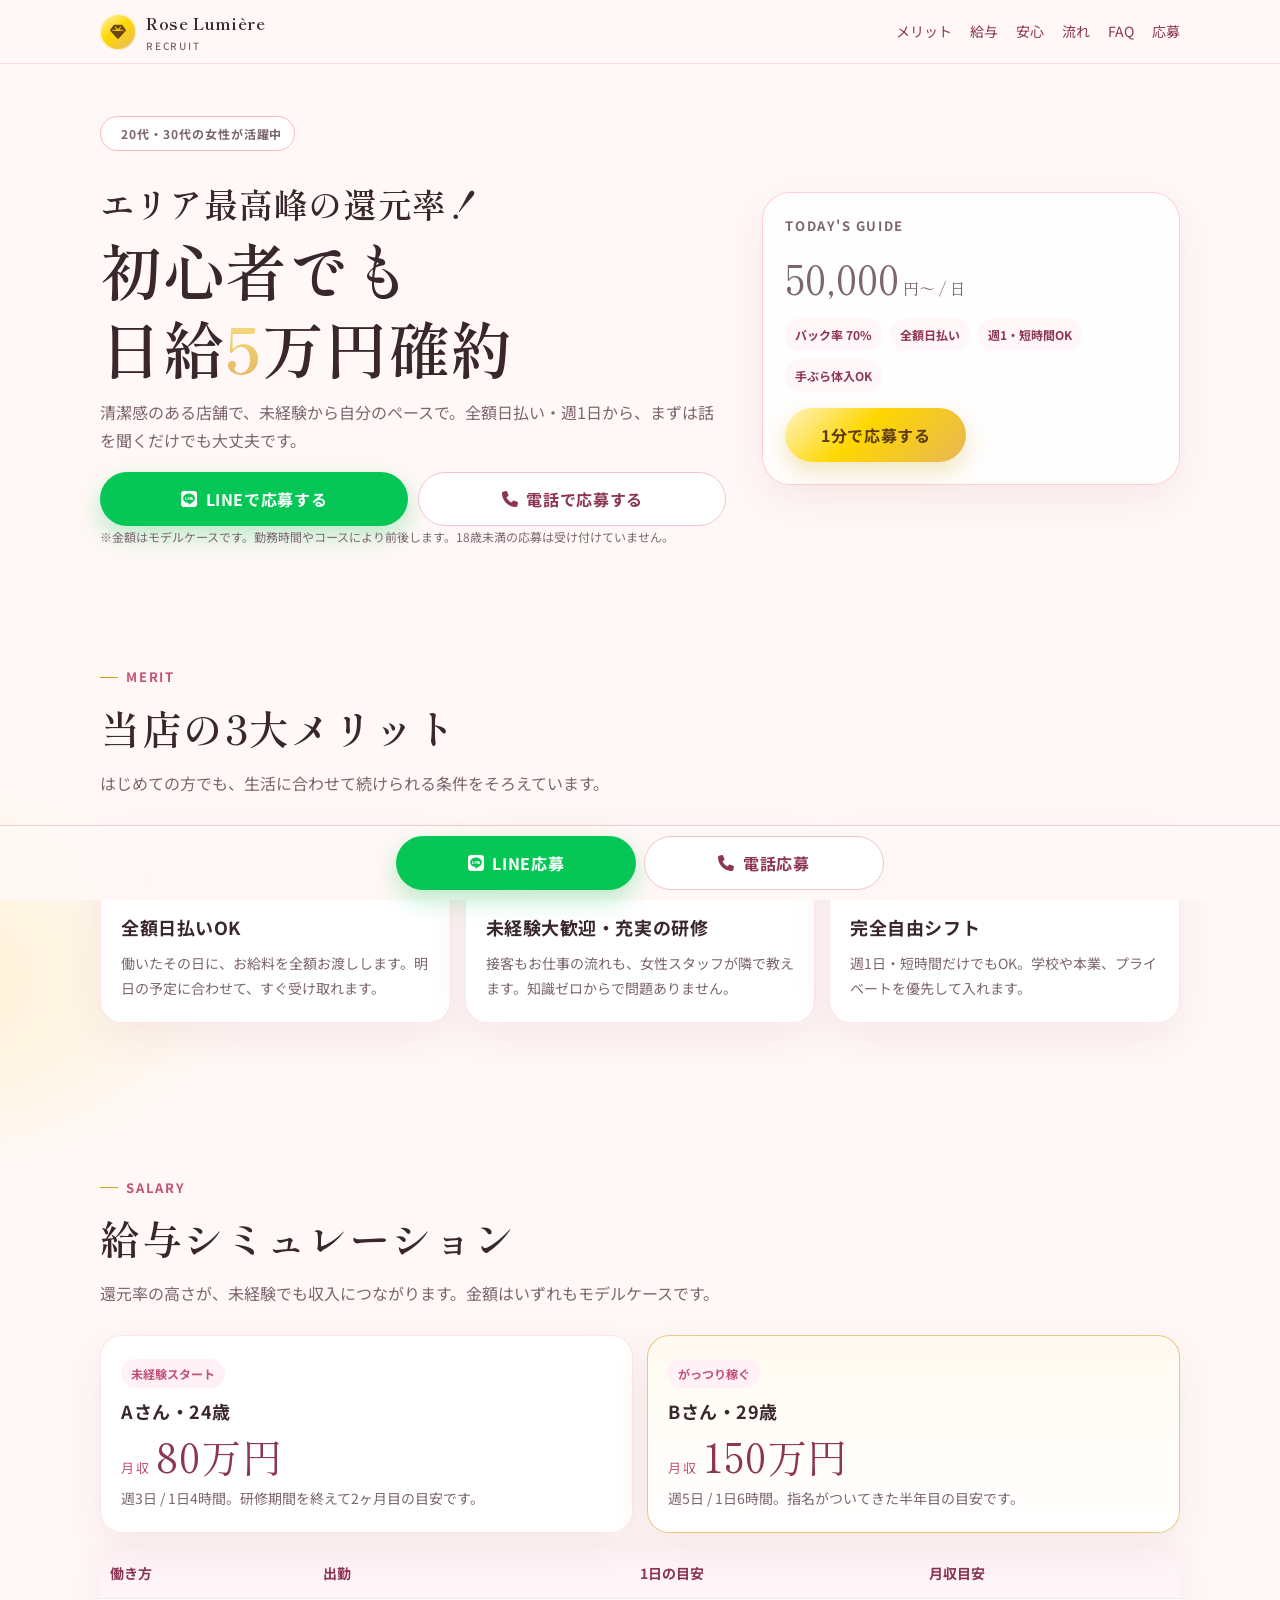
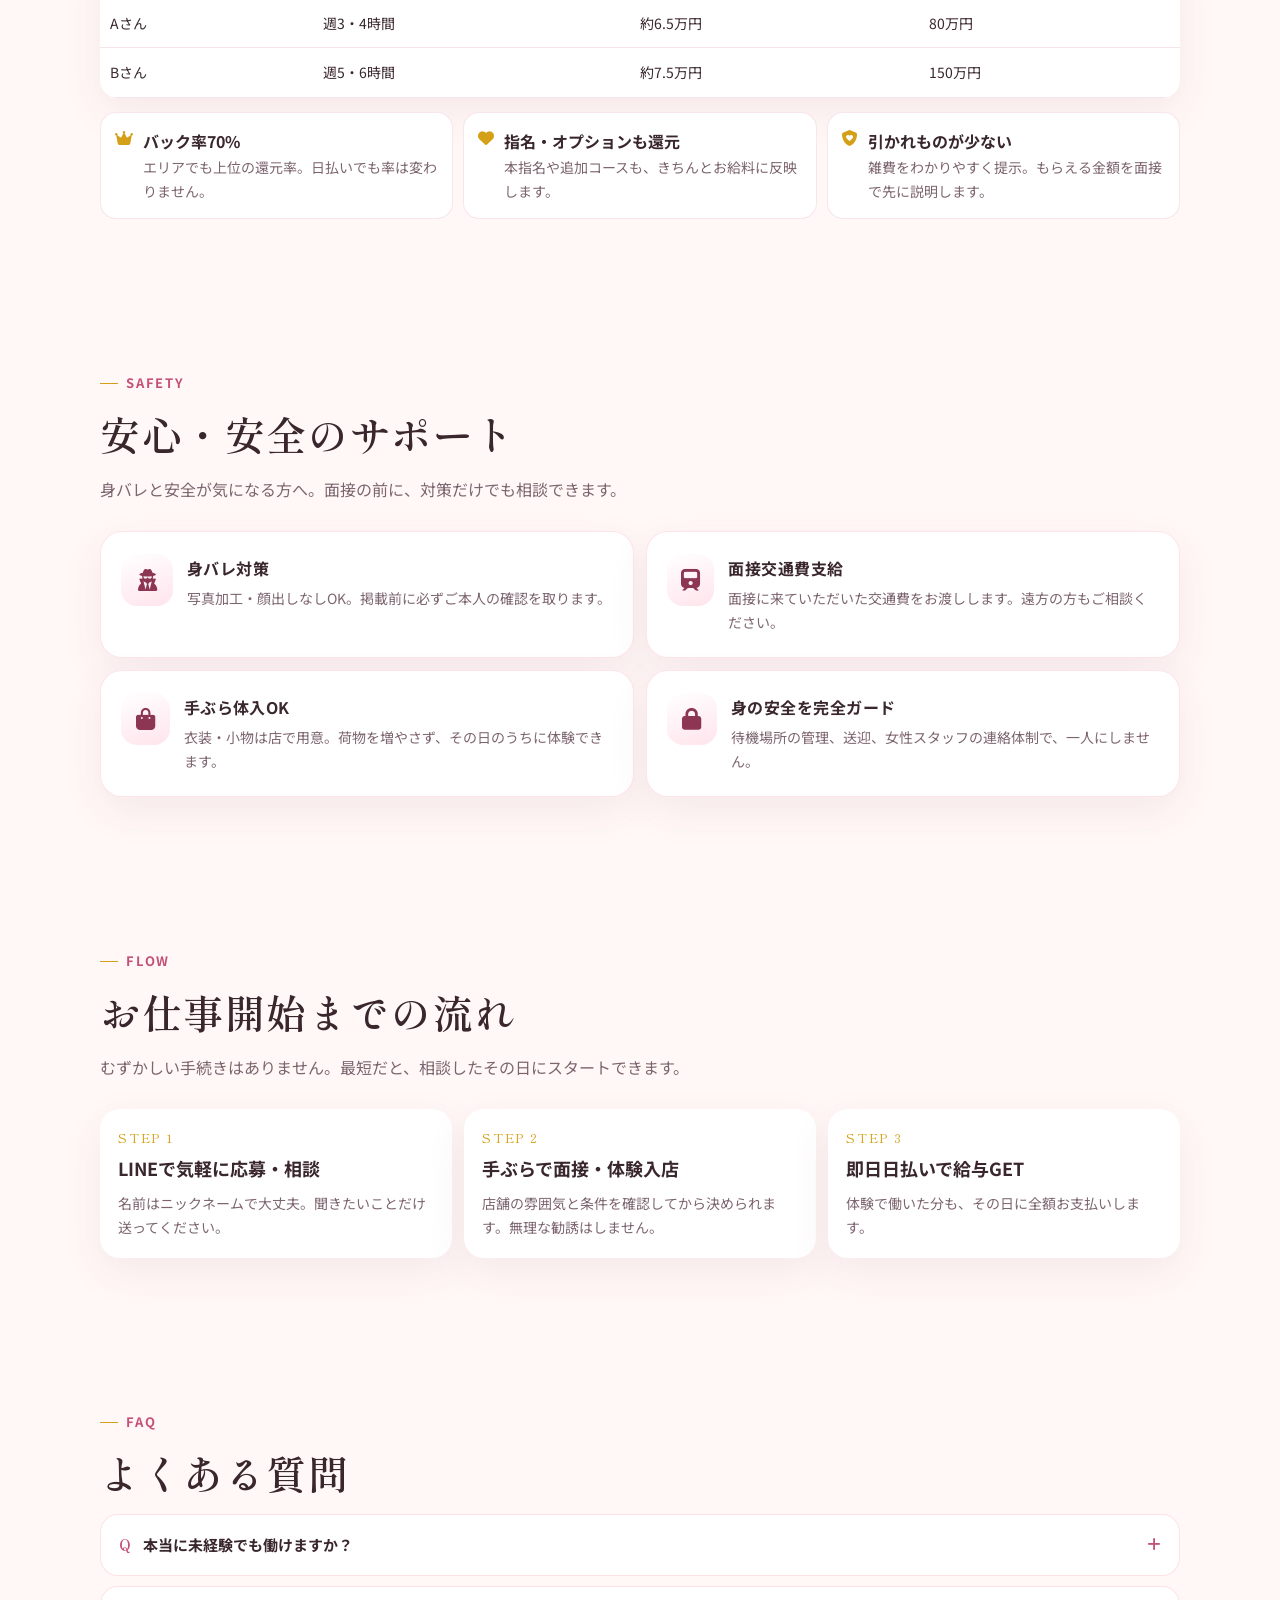
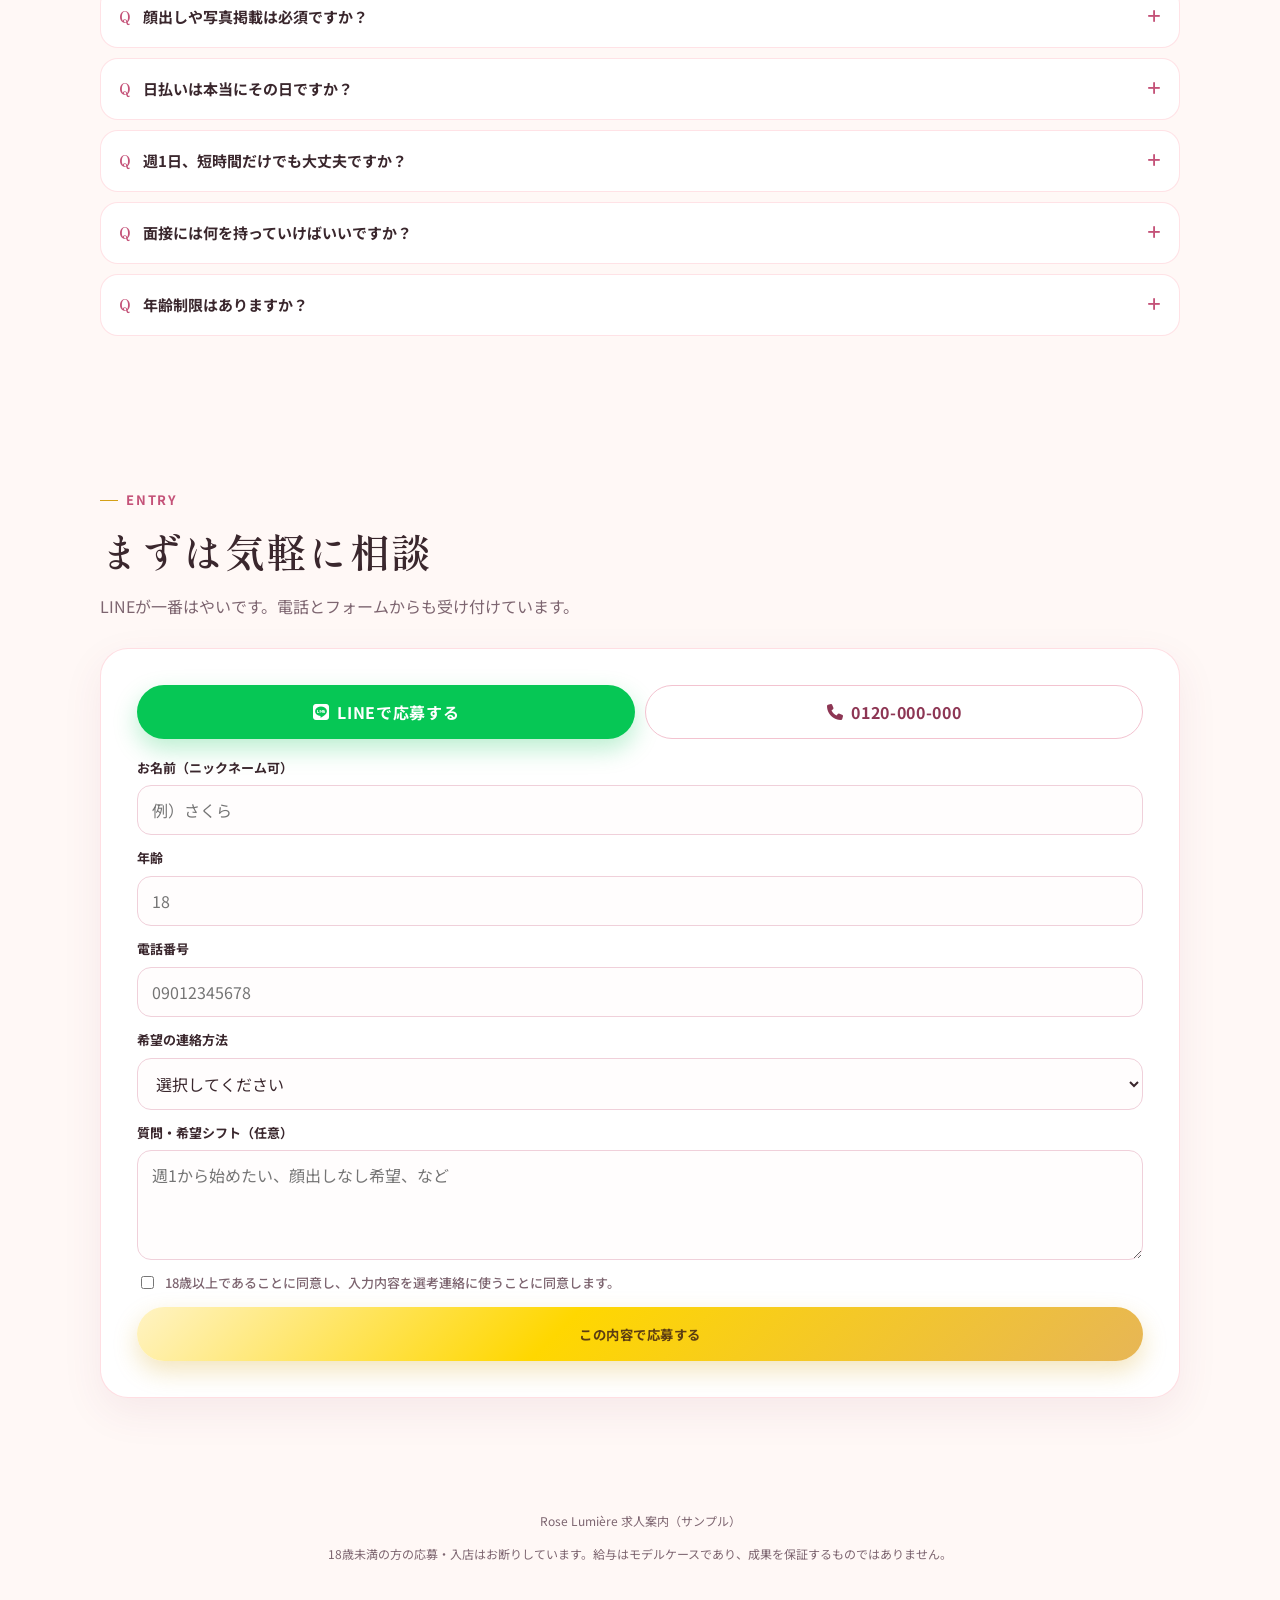
<file: recruit-lp/index.html>
<!DOCTYPE html>
<html lang="ja">
<head>
  <meta charset="UTF-8">
  <meta name="viewport" content="width=device-width, initial-scale=1">
  <meta name="theme-color" content="#FFF8F6">
  <meta name="description" content="Rose Lumièreの求人。エリア最高峰の還元率、全額日払い、未経験歓迎、完全自由シフト。まずはLINEで相談できます。">
  <title>Rose Lumière｜未経験から日給5万円｜求人</title>
  <link rel="preconnect" href="https://fonts.googleapis.com">
  <link rel="preconnect" href="https://fonts.gstatic.com" crossorigin>
  <link href="https://fonts.googleapis.com/css2?family=Noto+Sans+JP:wght@400;500;700&family=Shippori+Mincho:wght@500;600;700&display=swap" rel="stylesheet">
  <link rel="stylesheet" href="https://cdnjs.cloudflare.com/ajax/libs/font-awesome/6.5.2/css/all.min.css">
  <style>
    :root {
      --pink: #ff69b4;
      --pink-soft: #ffb6c1;
      --rose: #c45278;
      --rose-deep: #8d3654;
      --ink: #3a272d;
      --muted: #7d6570;
      --gold: #d4a017;
      --gold-bright: #ffd700;
      --line: #06c755;
      --line-dark: #05a347;
      --bg: #fff8f6;
      --card: #ffffff;
      --line-soft: rgba(196, 82, 120, 0.14);
      --shadow: 0 14px 40px rgba(141, 54, 84, 0.08);
      --header: 64px;
      --sticky: 78px;
      --radius: 22px;
    }

    * { box-sizing: border-box; }
    html { scroll-behavior: smooth; scroll-padding-top: 80px; scroll-padding-bottom: 110px; }
    body {
      margin: 0;
      font-family: "Noto Sans JP", "Hiragino Sans", "Yu Gothic", sans-serif;
      color: var(--ink);
      background:
        radial-gradient(900px 420px at 100% -10%, rgba(255, 182, 193, 0.45), transparent 60%),
        radial-gradient(700px 380px at -10% 20%, rgba(255, 215, 0, 0.16), transparent 55%),
        var(--bg);
      line-height: 1.75;
      padding-bottom: calc(var(--sticky) + 28px + env(safe-area-inset-bottom));
    }
    img { max-width: 100%; }
    a { color: inherit; }
    button, input, select, textarea { font-family: inherit; }

    .wrap { width: min(1080px, calc(100% - 36px)); margin: 0 auto; }
    .section { padding: 72px 0; }
    .eyebrow {
      display: inline-flex;
      align-items: center;
      gap: 8px;
      margin: 0 0 12px;
      color: var(--rose);
      font-size: 13px;
      font-weight: 700;
      letter-spacing: 0.14em;
    }
    .eyebrow::before {
      content: "";
      width: 18px;
      height: 1px;
      background: var(--gold);
    }
    h2 {
      margin: 0 0 14px;
      font-family: "Shippori Mincho", serif;
      font-size: clamp(28px, 6vw, 40px);
      font-weight: 600;
      letter-spacing: 0.04em;
      line-height: 1.35;
    }
    .lead { margin: 0 0 28px; color: var(--muted); }

    .site-header {
      position: sticky;
      top: 0;
      z-index: 30;
      height: var(--header);
      display: flex;
      align-items: center;
      backdrop-filter: blur(16px);
      background: rgba(255, 248, 246, 0.88);
      border-bottom: 1px solid rgba(255, 182, 193, 0.45);
    }
    .header-inner { display: flex; align-items: center; justify-content: space-between; gap: 16px; width: min(1080px, calc(100% - 36px)); margin: 0 auto; }
    .logo { display: flex; align-items: center; gap: 10px; text-decoration: none; font-family: "Shippori Mincho", serif; font-weight: 700; letter-spacing: 0.04em; }
    .logo-mark {
      width: 36px; height: 36px; border-radius: 50%;
      display: grid; place-items: center;
      color: #6b4516;
      background: linear-gradient(145deg, #fff4c8, #ffd700 45%, #e8b86d);
      box-shadow: inset 0 0 0 1px rgba(255, 255, 255, 0.7);
    }
    .logo small { display: block; font-family: "Noto Sans JP", sans-serif; font-size: 10px; letter-spacing: 0.18em; color: var(--muted); font-weight: 500; }
    .nav { display: none; gap: 18px; }
    .nav a { text-decoration: none; font-size: 14px; color: var(--rose-deep); }

    .hero { padding: 28px 0 20px; }
    .hero-grid { display: grid; gap: 22px; }
    .kicker {
      display: inline-flex; align-items: center; gap: 8px;
      padding: 6px 12px; border-radius: 999px;
      background: #fff; color: var(--rose-deep);
      border: 1px solid var(--pink-soft);
      font-size: 12px; font-weight: 700; letter-spacing: 0.08em;
    }
    h1 { margin: 14px 0 12px; font-family: "Shippori Mincho", serif; font-weight: 600; line-height: 1.25; letter-spacing: 0.03em; }
    .h1-kicker { display: block; font-size: clamp(22px, 5.4vw, 34px); }
    .h1-main { display: block; margin-top: 6px; font-size: clamp(34px, 9vw, 62px); }
    .h1-main .num {
      background: linear-gradient(180deg, #ffe58a, #e0b15a);
      -webkit-background-clip: text; background-clip: text; color: transparent;
    }
    .hero p { margin: 0 0 18px; color: var(--muted); }
    .hero-actions, .cta-row { display: grid; gap: 10px; }
    .note { margin: 12px 0 0; font-size: 12px; color: var(--muted); }

    .btn {
      display: inline-flex; align-items: center; justify-content: center; gap: 8px;
      min-height: 54px; padding: 12px 18px; border-radius: 999px;
      border: 0; text-decoration: none; font-weight: 700; letter-spacing: 0.04em;
      cursor: pointer; transition: transform .18s ease, box-shadow .18s ease, background .18s ease;
    }
    .btn:hover { transform: translateY(-1px); }
    .btn-line { background: var(--line); color: #fff; box-shadow: 0 10px 24px rgba(6, 199, 85, 0.28); }
    .btn-line:hover { background: var(--line-dark); }
    .btn-phone { background: #fff; color: var(--rose-deep); border: 1.5px solid #f3c3d0; }
    .btn-gold {
      color: #5c3d12;
      background: linear-gradient(135deg, #fff3c4 0%, #ffd700 42%, #e7b656 100%);
      box-shadow: 0 10px 24px rgba(212, 160, 23, 0.28);
    }
    .btn-block { width: 100%; }

    .glass {
      background: rgba(255, 255, 255, 0.86);
      border: 1px solid rgba(255, 182, 193, 0.65);
      border-radius: 28px;
      box-shadow: var(--shadow);
      padding: 22px;
    }
    .pay-label { margin: 0; font-size: 13px; letter-spacing: 0.12em; color: var(--rose); font-weight: 700; }
    .pay-num { margin: 4px 0 12px; font-family: "Shippori Mincho", serif; font-size: 40px; line-height: 1.1; }
    .pay-num span { font-size: 16px; margin-left: 4px; }
    .pills { display: flex; flex-wrap: wrap; gap: 8px; margin: 0; padding: 0; list-style: none; }
    .pills li { padding: 6px 10px; border-radius: 999px; background: #fff6f8; color: var(--rose-deep); font-size: 12px; font-weight: 700; }

    .cards { display: grid; gap: 14px; }
    .card {
      background: var(--card);
      border-radius: var(--radius);
      padding: 22px 20px;
      box-shadow: var(--shadow);
      border: 1px solid rgba(255, 182, 193, 0.35);
    }
    .icon-bubble {
      width: 52px; height: 52px; border-radius: 16px;
      display: grid; place-items: center;
      margin-bottom: 12px;
      color: var(--rose-deep);
      background: linear-gradient(160deg, #fff, #ffe4ec);
      font-size: 22px;
    }
    .card h3 { margin: 0 0 8px; font-size: 18px; letter-spacing: 0.03em; }
    .card p { margin: 0; color: var(--muted); font-size: 14px; }

    .salary-grid { display: grid; gap: 14px; }
    .person { position: relative; overflow: hidden; }
    .person .tag {
      display: inline-block; margin-bottom: 8px; padding: 4px 10px; border-radius: 999px;
      background: #fff1f5; color: var(--rose); font-size: 12px; font-weight: 700;
    }
    .person.featured { background: linear-gradient(180deg, #fffaf0, #fff); border-color: rgba(224, 177, 90, 0.7); }
    .card .income {
      margin: 6px 0 10px;
      font-family: "Shippori Mincho", serif;
      font-size: 40px;
      line-height: 1;
      color: var(--rose-deep);
      letter-spacing: 0.02em;
    }
    .card .income small {
      font-family: "Noto Sans JP", sans-serif;
      font-size: 13px;
      letter-spacing: 0.12em;
      margin-right: 6px;
      color: var(--rose);
    }
    .meta { margin: 0; color: var(--muted); font-size: 14px; }
    .reasons { display: grid; gap: 10px; margin-top: 14px; }
    .reason { display: flex; gap: 10px; align-items: flex-start; background: #fff; border-radius: 16px; padding: 14px; border: 1px solid var(--line-soft); }
    .reason i { color: var(--gold); margin-top: 3px; }

    table { width: 100%; border-collapse: collapse; background: #fff; border-radius: 18px; overflow: hidden; font-size: 14px; }
    th, td { padding: 12px 10px; text-align: left; border-bottom: 1px solid #f6e4ea; }
    th { background: #fff4f7; color: var(--rose-deep); font-weight: 700; }
    .table-wrap { overflow-x: auto; border-radius: 18px; box-shadow: var(--shadow); }

    .safety { display: grid; gap: 12px; }
    .safety article { display: flex; gap: 14px; align-items: flex-start; }
    .safety h3 { margin: 0 0 4px; font-size: 16px; }
    .safety p { margin: 0; color: var(--muted); font-size: 14px; }

    .steps { display: grid; gap: 12px; list-style: none; margin: 0; padding: 0; counter-reset: step; }
    .steps li { background: #fff; border-radius: 20px; padding: 18px; box-shadow: var(--shadow); }
    .step-no { font-family: "Shippori Mincho", serif; color: var(--gold); font-size: 13px; letter-spacing: 0.14em; }
    .steps h3 { margin: 4px 0 6px; font-size: 18px; }
    .steps p { margin: 0; color: var(--muted); font-size: 14px; }

    .faq { display: grid; gap: 10px; }
    .faq-item { background: #fff; border-radius: 18px; border: 1px solid rgba(255, 182, 193, 0.4); overflow: hidden; }
    .faq-q {
      width: 100%; text-align: left; background: transparent; border: 0; cursor: pointer;
      display: flex; align-items: center; gap: 12px; padding: 16px 18px; min-height: 60px;
      font-size: 15px; font-weight: 700; color: var(--ink);
    }
    .q-mark { color: var(--rose); font-family: "Shippori Mincho", serif; }
    .faq-q span:nth-child(2) { flex: 1; }
    .chev { color: var(--rose); transition: transform .2s ease; }
    .faq-item.is-open .chev { transform: rotate(45deg); }
    .faq-panel { display: grid; grid-template-rows: 0fr; transition: grid-template-rows .28s ease; }
    .faq-item.is-open .faq-panel { grid-template-rows: 1fr; }
    .faq-panel-inner { overflow: hidden; }
    .faq-panel p { margin: 0; padding: 0 18px 16px 42px; color: var(--muted); font-size: 14px; }

    .apply-box { background: #fff; border-radius: 28px; padding: 22px 18px 24px; box-shadow: var(--shadow); border: 1px solid rgba(255, 182, 193, 0.45); }
    .form { display: grid; gap: 12px; margin-top: 18px; }
    label { display: grid; gap: 6px; font-size: 13px; font-weight: 700; }
    input, select, textarea {
      width: 100%; border: 1px solid #f0d0da; background: #fffdfd; border-radius: 14px;
      padding: 12px 14px; font-size: 16px; color: var(--ink);
    }
    textarea { min-height: 110px; resize: vertical; }
    input:focus, select:focus, textarea:focus { outline: 2px solid #e0b15a; border-color: transparent; }
    .check { display: flex; gap: 8px; align-items: flex-start; font-weight: 500; color: var(--muted); }
    .check input { width: auto; margin-top: 4px; }
    .error { margin: 0; color: #b4234a; font-size: 13px; font-weight: 700; }
    .thanks { text-align: center; padding: 24px 8px; }
    .thanks i { font-size: 36px; color: var(--line); }
    .hidden { display: none; }

    .site-footer { padding: 28px 0 12px; color: var(--muted); font-size: 12px; text-align: center; }
    .sticky-cta {
      position: fixed; left: 0; right: 0; bottom: 0; z-index: 40;
      display: grid; grid-template-columns: 1.3fr 1fr; gap: 8px;
      padding: 10px 12px calc(10px + env(safe-area-inset-bottom));
      background: rgba(255, 248, 246, 0.94);
      border-top: 1px solid rgba(255, 182, 193, 0.7);
      backdrop-filter: blur(12px);
    }

    @media (min-width: 760px) {
      .nav { display: flex; }
      .hero { padding-top: 48px; }
      .hero-grid { grid-template-columns: 1.2fr 0.8fr; align-items: center; gap: 36px; }
      .hero-actions, .cta-row { grid-template-columns: 1fr 1fr; }
      .cards, .salary-grid { grid-template-columns: 1fr 1fr 1fr; }
      .salary-grid.people { grid-template-columns: 1fr 1fr; }
      .safety { grid-template-columns: 1fr 1fr; }
      .steps { grid-template-columns: 1fr 1fr 1fr; }
      .apply-box { padding: 36px; }
      .reasons { grid-template-columns: 1fr 1fr 1fr; }
      .sticky-cta { display: flex; justify-content: center; }
      .sticky-cta .btn { width: 240px; flex: 0 0 auto; }
    }
  </style>
</head>
<body id="top">
  <!-- 差し替え: 店名 Rose Lumière / LINE URL / 電話番号 -->
  <header class="site-header">
    <div class="header-inner">
      <a class="logo" href="#top">
        <span class="logo-mark"><i class="fa-solid fa-gem"></i></span>
        <span>Rose Lumière<small>RECRUIT</small></span>
      </a>
      <nav class="nav" aria-label="ページ内">
        <a href="#merits">メリット</a>
        <a href="#salary">給与</a>
        <a href="#safety">安心</a>
        <a href="#flow">流れ</a>
        <a href="#faq">FAQ</a>
        <a href="#apply">応募</a>
      </nav>
    </div>
  </header>

  <main>
    <section class="hero">
      <div class="wrap hero-grid">
        <div>
          <p class="kicker"><i class="fa-solid fa-sparkles"></i> 20代・30代の女性が活躍中</p>
          <h1>
            <span class="h1-kicker">エリア最高峰の還元率！</span>
            <span class="h1-main">初心者でも<br>日給<span class="num">5</span>万円確約</span>
          </h1>
          <p>清潔感のある店舗で、未経験から自分のペースで。全額日払い・週1日から、まずは話を聞くだけでも大丈夫です。</p>
          <div class="hero-actions">
            <a class="btn btn-line" href="https://line.me/R/ti/p/@roselumiere" target="_blank" rel="noopener">
              <i class="fa-brands fa-line"></i> LINEで応募する
            </a>
            <a class="btn btn-phone" href="tel:0120000000">
              <i class="fa-solid fa-phone"></i> 電話で応募する
            </a>
          </div>
          <p class="note">※金額はモデルケースです。勤務時間やコースにより前後します。18歳未満の応募は受け付けていません。</p>
        </div>
        <aside class="glass" aria-label="給与の目安">
          <p class="pay-label">TODAY'S GUIDE</p>
          <p class="pay-num">50,000<span>円〜 / 日</span></p>
          <ul class="pills">
            <li>バック率 70%</li>
            <li>全額日払い</li>
            <li>週1・短時間OK</li>
            <li>手ぶら体入OK</li>
          </ul>
          <div class="cta-row" style="margin-top:16px">
            <a class="btn btn-gold btn-block" href="#apply">1分で応募する</a>
          </div>
        </aside>
      </div>
    </section>

    <section class="section" id="merits">
      <div class="wrap">
        <p class="eyebrow">MERIT</p>
        <h2>当店の3大メリット</h2>
        <p class="lead">はじめての方でも、生活に合わせて続けられる条件をそろえています。</p>
        <div class="cards">
          <article class="card">
            <div class="icon-bubble"><i class="fa-solid fa-yen-sign"></i></div>
            <h3>全額日払いOK</h3>
            <p>働いたその日に、お給料を全額お渡しします。明日の予定に合わせて、すぐ受け取れます。</p>
          </article>
          <article class="card">
            <div class="icon-bubble"><i class="fa-solid fa-seedling"></i></div>
            <h3>未経験大歓迎・充実の研修</h3>
            <p>接客もお仕事の流れも、女性スタッフが隣で教えます。知識ゼロからで問題ありません。</p>
          </article>
          <article class="card">
            <div class="icon-bubble"><i class="fa-regular fa-calendar-check"></i></div>
            <h3>完全自由シフト</h3>
            <p>週1日・短時間だけでもOK。学校や本業、プライベートを優先して入れます。</p>
          </article>
        </div>
      </div>
    </section>

    <section class="section" id="salary">
      <div class="wrap">
        <p class="eyebrow">SALARY</p>
        <h2>給与シミュレーション</h2>
        <p class="lead">還元率の高さが、未経験でも収入につながります。金額はいずれもモデルケースです。</p>
        <div class="salary-grid people">
          <article class="card person">
            <span class="tag">未経験スタート</span>
            <h3>Aさん・24歳</h3>
            <p class="income"><small>月収</small>80万円</p>
            <p class="meta">週3日 / 1日4時間。研修期間を終えて2ヶ月目の目安です。</p>
          </article>
          <article class="card person featured">
            <span class="tag">がっつり稼ぐ</span>
            <h3>Bさん・29歳</h3>
            <p class="income"><small>月収</small>150万円</p>
            <p class="meta">週5日 / 1日6時間。指名がついてきた半年目の目安です。</p>
          </article>
        </div>
        <div class="table-wrap" style="margin-top:16px">
          <table>
            <thead>
              <tr><th>働き方</th><th>出勤</th><th>1日の目安</th><th>月収目安</th></tr>
            </thead>
            <tbody>
              <tr><td>Aさん</td><td>週3・4時間</td><td>約6.5万円</td><td>80万円</td></tr>
              <tr><td>Bさん</td><td>週5・6時間</td><td>約7.5万円</td><td>150万円</td></tr>
            </tbody>
          </table>
        </div>
        <div class="reasons">
          <div class="reason"><i class="fa-solid fa-crown"></i><div><strong>バック率70%</strong><p class="meta">エリアでも上位の還元率。日払いでも率は変わりません。</p></div></div>
          <div class="reason"><i class="fa-solid fa-heart"></i><div><strong>指名・オプションも還元</strong><p class="meta">本指名や追加コースも、きちんとお給料に反映します。</p></div></div>
          <div class="reason"><i class="fa-solid fa-shield-heart"></i><div><strong>引かれものが少ない</strong><p class="meta">雑費をわかりやすく提示。もらえる金額を面接で先に説明します。</p></div></div>
        </div>
      </div>
    </section>

    <section class="section" id="safety">
      <div class="wrap">
        <p class="eyebrow">SAFETY</p>
        <h2>安心・安全のサポート</h2>
        <p class="lead">身バレと安全が気になる方へ。面接の前に、対策だけでも相談できます。</p>
        <div class="safety">
          <article class="card">
            <div class="icon-bubble"><i class="fa-solid fa-user-secret"></i></div>
            <div>
              <h3>身バレ対策</h3>
              <p>写真加工・顔出しなしOK。掲載前に必ずご本人の確認を取ります。</p>
            </div>
          </article>
          <article class="card">
            <div class="icon-bubble"><i class="fa-solid fa-train"></i></div>
            <div>
              <h3>面接交通費支給</h3>
              <p>面接に来ていただいた交通費をお渡しします。遠方の方もご相談ください。</p>
            </div>
          </article>
          <article class="card">
            <div class="icon-bubble"><i class="fa-solid fa-bag-shopping"></i></div>
            <div>
              <h3>手ぶら体入OK</h3>
              <p>衣装・小物は店で用意。荷物を増やさず、その日のうちに体験できます。</p>
            </div>
          </article>
          <article class="card">
            <div class="icon-bubble"><i class="fa-solid fa-lock"></i></div>
            <div>
              <h3>身の安全を完全ガード</h3>
              <p>待機場所の管理、送迎、女性スタッフの連絡体制で、一人にしません。</p>
            </div>
          </article>
        </div>
      </div>
    </section>

    <section class="section" id="flow">
      <div class="wrap">
        <p class="eyebrow">FLOW</p>
        <h2>お仕事開始までの流れ</h2>
        <p class="lead">むずかしい手続きはありません。最短だと、相談したその日にスタートできます。</p>
        <ol class="steps">
          <li>
            <div class="step-no">STEP 1</div>
            <h3>LINEで気軽に応募・相談</h3>
            <p>名前はニックネームで大丈夫。聞きたいことだけ送ってください。</p>
          </li>
          <li>
            <div class="step-no">STEP 2</div>
            <h3>手ぶらで面接・体験入店</h3>
            <p>店舗の雰囲気と条件を確認してから決められます。無理な勧誘はしません。</p>
          </li>
          <li>
            <div class="step-no">STEP 3</div>
            <h3>即日日払いで給与GET</h3>
            <p>体験で働いた分も、その日に全額お支払いします。</p>
          </li>
        </ol>
      </div>
    </section>

    <section class="section" id="faq">
      <div class="wrap">
        <p class="eyebrow">FAQ</p>
        <h2>よくある質問</h2>
        <div class="faq" id="faq-list">
          <article class="faq-item">
            <button class="faq-q" aria-expanded="false"><span class="q-mark">Q</span><span>本当に未経験でも働けますか？</span><i class="fa-solid fa-plus chev"></i></button>
            <div class="faq-panel"><div class="faq-panel-inner"><p>はい。在籍の多くが未経験スタートです。言葉づかいや流れは、女性スタッフが勤務前に丁寧に説明します。</p></div></div>
          </article>
          <article class="faq-item">
            <button class="faq-q" aria-expanded="false"><span class="q-mark">Q</span><span>顔出しや写真掲載は必須ですか？</span><i class="fa-solid fa-plus chev"></i></button>
            <div class="faq-panel"><div class="faq-panel-inner"><p>必須ではありません。顔出しなし、加工ありのどちらも選べます。掲載内容は公開前にご確認いただきます。</p></div></div>
          </article>
          <article class="faq-item">
            <button class="faq-q" aria-expanded="false"><span class="q-mark">Q</span><span>日払いは本当にその日ですか？</span><i class="fa-solid fa-plus chev"></i></button>
            <div class="faq-panel"><div class="faq-panel-inner"><p>勤務終了後、その日のうちに全額お渡しします。週払いに切り替えることもできます。</p></div></div>
          </article>
          <article class="faq-item">
            <button class="faq-q" aria-expanded="false"><span class="q-mark">Q</span><span>週1日、短時間だけでも大丈夫ですか？</span><i class="fa-solid fa-plus chev"></i></button>
            <div class="faq-panel"><div class="faq-panel-inner"><p>大丈夫です。シフトは希望を聞いて組みます。テスト期間だけ短時間、という始め方もできます。</p></div></div>
          </article>
          <article class="faq-item">
            <button class="faq-q" aria-expanded="false"><span class="q-mark">Q</span><span>面接には何を持っていけばいいですか？</span><i class="fa-solid fa-plus chev"></i></button>
            <div class="faq-panel"><div class="faq-panel-inner"><p>身分証だけで大丈夫です。衣装や履歴書は不要です。交通費は面接時にお渡しします。</p></div></div>
          </article>
          <article class="faq-item">
            <button class="faq-q" aria-expanded="false"><span class="q-mark">Q</span><span>年齢制限はありますか？</span><i class="fa-solid fa-plus chev"></i></button>
            <div class="faq-panel"><div class="faq-panel-inner"><p>18歳以上の方を対象にしています。20代・30代の方が中心ですが、それ以外の年代もご相談ください。</p></div></div>
          </article>
        </div>
      </div>
    </section>

    <section class="section" id="apply">
      <div class="wrap">
        <p class="eyebrow">ENTRY</p>
        <h2>まずは気軽に相談</h2>
        <p class="lead">LINEが一番はやいです。電話とフォームからも受け付けています。</p>
        <div class="apply-box">
          <div class="cta-row">
            <a class="btn btn-line" href="https://line.me/R/ti/p/@roselumiere" target="_blank" rel="noopener"><i class="fa-brands fa-line"></i> LINEで応募する</a>
            <a class="btn btn-phone" href="tel:0120000000"><i class="fa-solid fa-phone"></i> 0120-000-000</a>
          </div>
          <form class="form" id="entry-form" novalidate>
            <label>お名前（ニックネーム可）
              <input name="name" required maxlength="40" autocomplete="nickname" placeholder="例）さくら">
            </label>
            <label>年齢
              <input name="age" type="number" inputmode="numeric" min="18" max="60" required placeholder="18">
            </label>
            <label>電話番号
              <input name="tel" type="tel" inputmode="tel" required placeholder="09012345678" autocomplete="tel">
            </label>
            <label>希望の連絡方法
              <select name="contact" required>
                <option value="">選択してください</option>
                <option>LINE</option>
                <option>電話</option>
                <option>どちらでも</option>
              </select>
            </label>
            <label>質問・希望シフト（任意）
              <textarea name="message" maxlength="400" placeholder="週1から始めたい、顔出しなし希望、など"></textarea>
            </label>
            <label class="check">
              <input type="checkbox" name="agree" required>
              <span>18歳以上であることに同意し、入力内容を選考連絡に使うことに同意します。</span>
            </label>
            <p class="error hidden" id="form-error" role="alert"></p>
            <button class="btn btn-gold btn-block" type="submit">この内容で応募する</button>
          </form>
          <div class="thanks hidden" id="thanks">
            <i class="fa-solid fa-circle-check"></i>
            <h3>送信しました</h3>
            <p>担当からご連絡します。お急ぎの方はLINEからもどうぞ。</p>
            <a class="btn btn-line" href="https://line.me/R/ti/p/@roselumiere" target="_blank" rel="noopener"><i class="fa-brands fa-line"></i> LINEを開く</a>
          </div>
        </div>
      </div>
    </section>
  </main>

  <footer class="site-footer">
    <div class="wrap">
      <p>Rose Lumière 求人案内（サンプル）</p>
      <p>18歳未満の方の応募・入店はお断りしています。給与はモデルケースであり、成果を保証するものではありません。</p>
    </div>
  </footer>

  <div class="sticky-cta" role="region" aria-label="固定の応募ボタン">
    <a class="btn btn-line" href="https://line.me/R/ti/p/@roselumiere" target="_blank" rel="noopener"><i class="fa-brands fa-line"></i> LINE応募</a>
    <a class="btn btn-phone" href="tel:0120000000"><i class="fa-solid fa-phone"></i> 電話応募</a>
  </div>

  <script>
    document.querySelectorAll(".faq-q").forEach(function (button) {
      button.addEventListener("click", function () {
        var item = button.closest(".faq-item");
        var open = item.classList.toggle("is-open");
        button.setAttribute("aria-expanded", open ? "true" : "false");
      });
    });

    document.querySelectorAll('a[href^="#"]').forEach(function (link) {
      link.addEventListener("click", function (event) {
        var id = link.getAttribute("href");
        if (id.length < 2) return;
        var target = document.querySelector(id);
        if (!target) return;
        event.preventDefault();
        target.scrollIntoView({ behavior: "smooth", block: "start" });
      });
    });

    var form = document.getElementById("entry-form");
    var error = document.getElementById("form-error");
    form.addEventListener("submit", function (event) {
      event.preventDefault();
      error.classList.add("hidden");
      var data = new FormData(form);
      var age = Number(data.get("age"));
      var tel = String(data.get("tel") || "").replace(/[-\s]/g, "");
      if (data.get("age") !== "" && age < 18) {
        error.textContent = "18歳未満の方はご応募いただけません。";
        error.classList.remove("hidden");
        return;
      }
      if (!form.checkValidity()) {
        error.textContent = "未入力の項目があります。ニックネーム、年齢、電話番号、連絡方法、同意を確認してください。";
        error.classList.remove("hidden");
        return;
      }
      if (!/^0\d{9,10}$/.test(tel)) {
        error.textContent = "電話番号はハイフンなしの10〜11桁で入力してください。";
        error.classList.remove("hidden");
        return;
      }
      form.classList.add("hidden");
      document.getElementById("thanks").classList.remove("hidden");
    });
  </script>
</body>
</html>
</file>
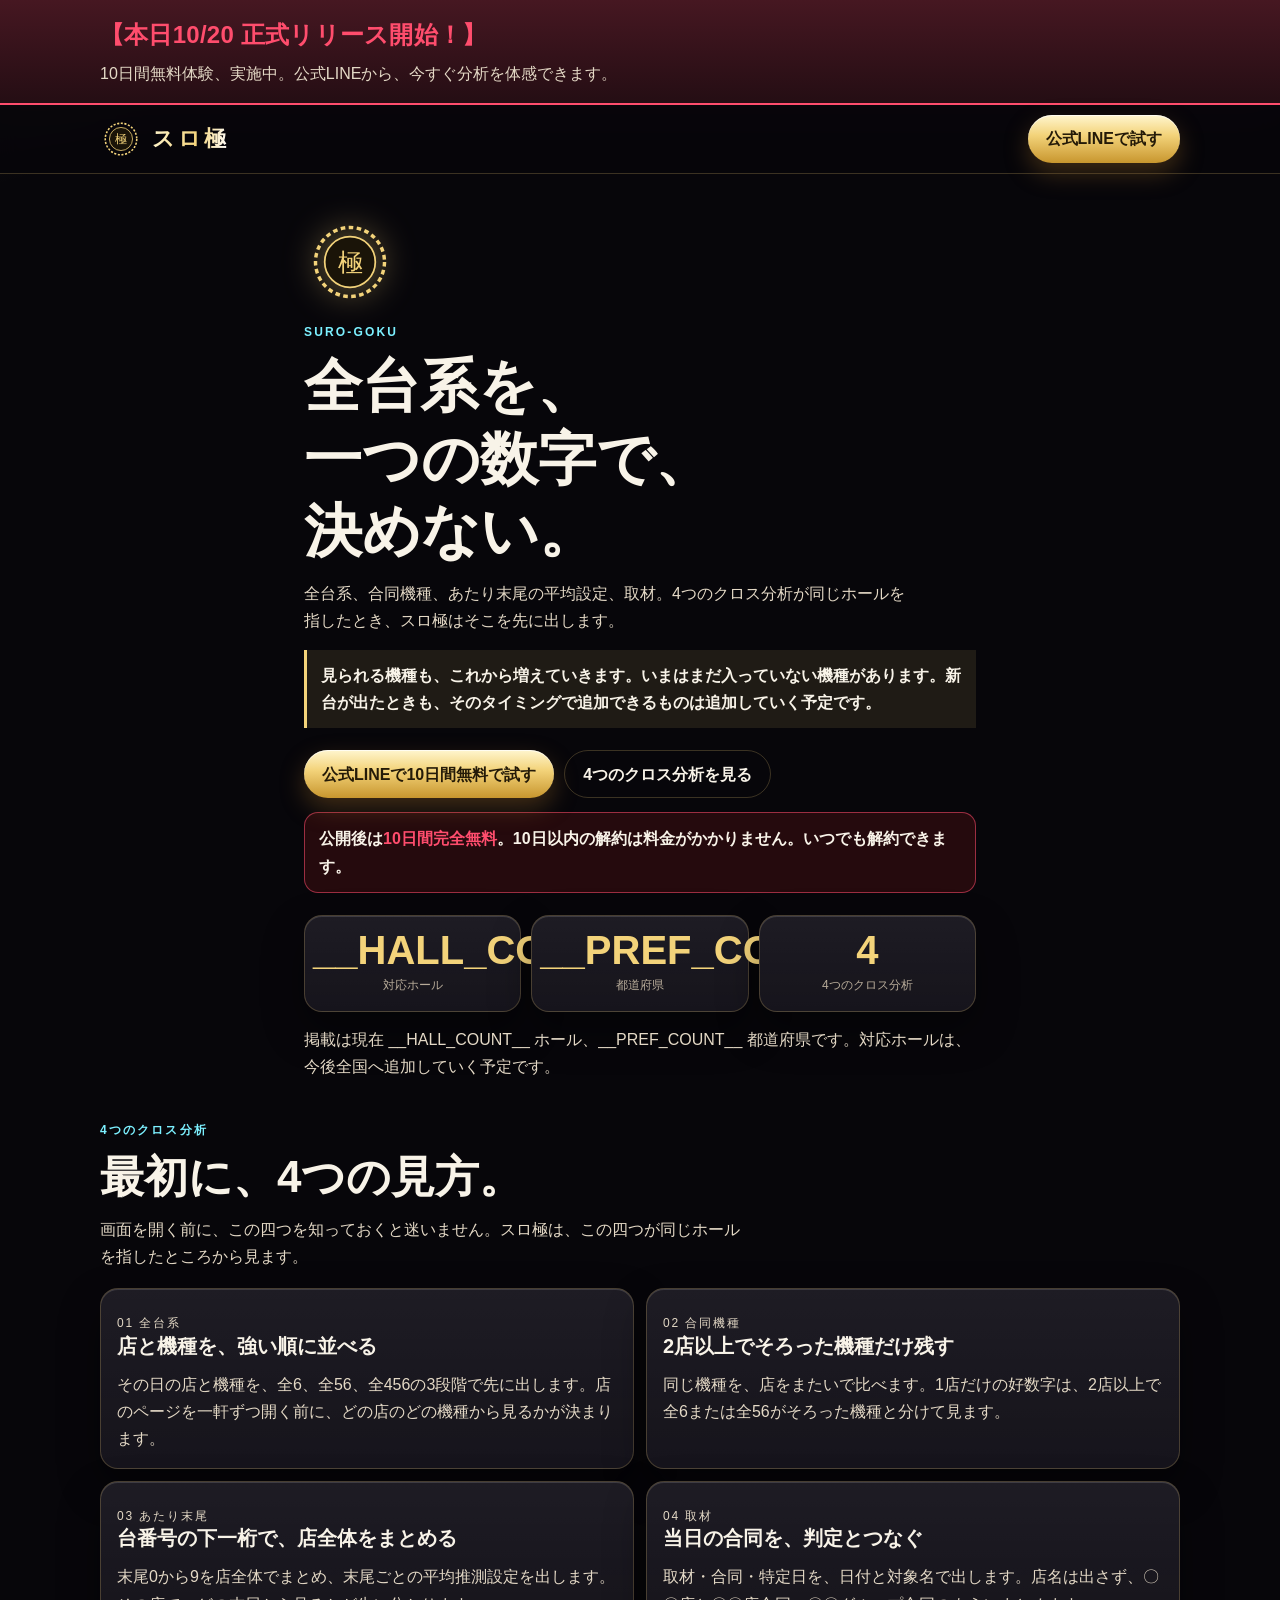
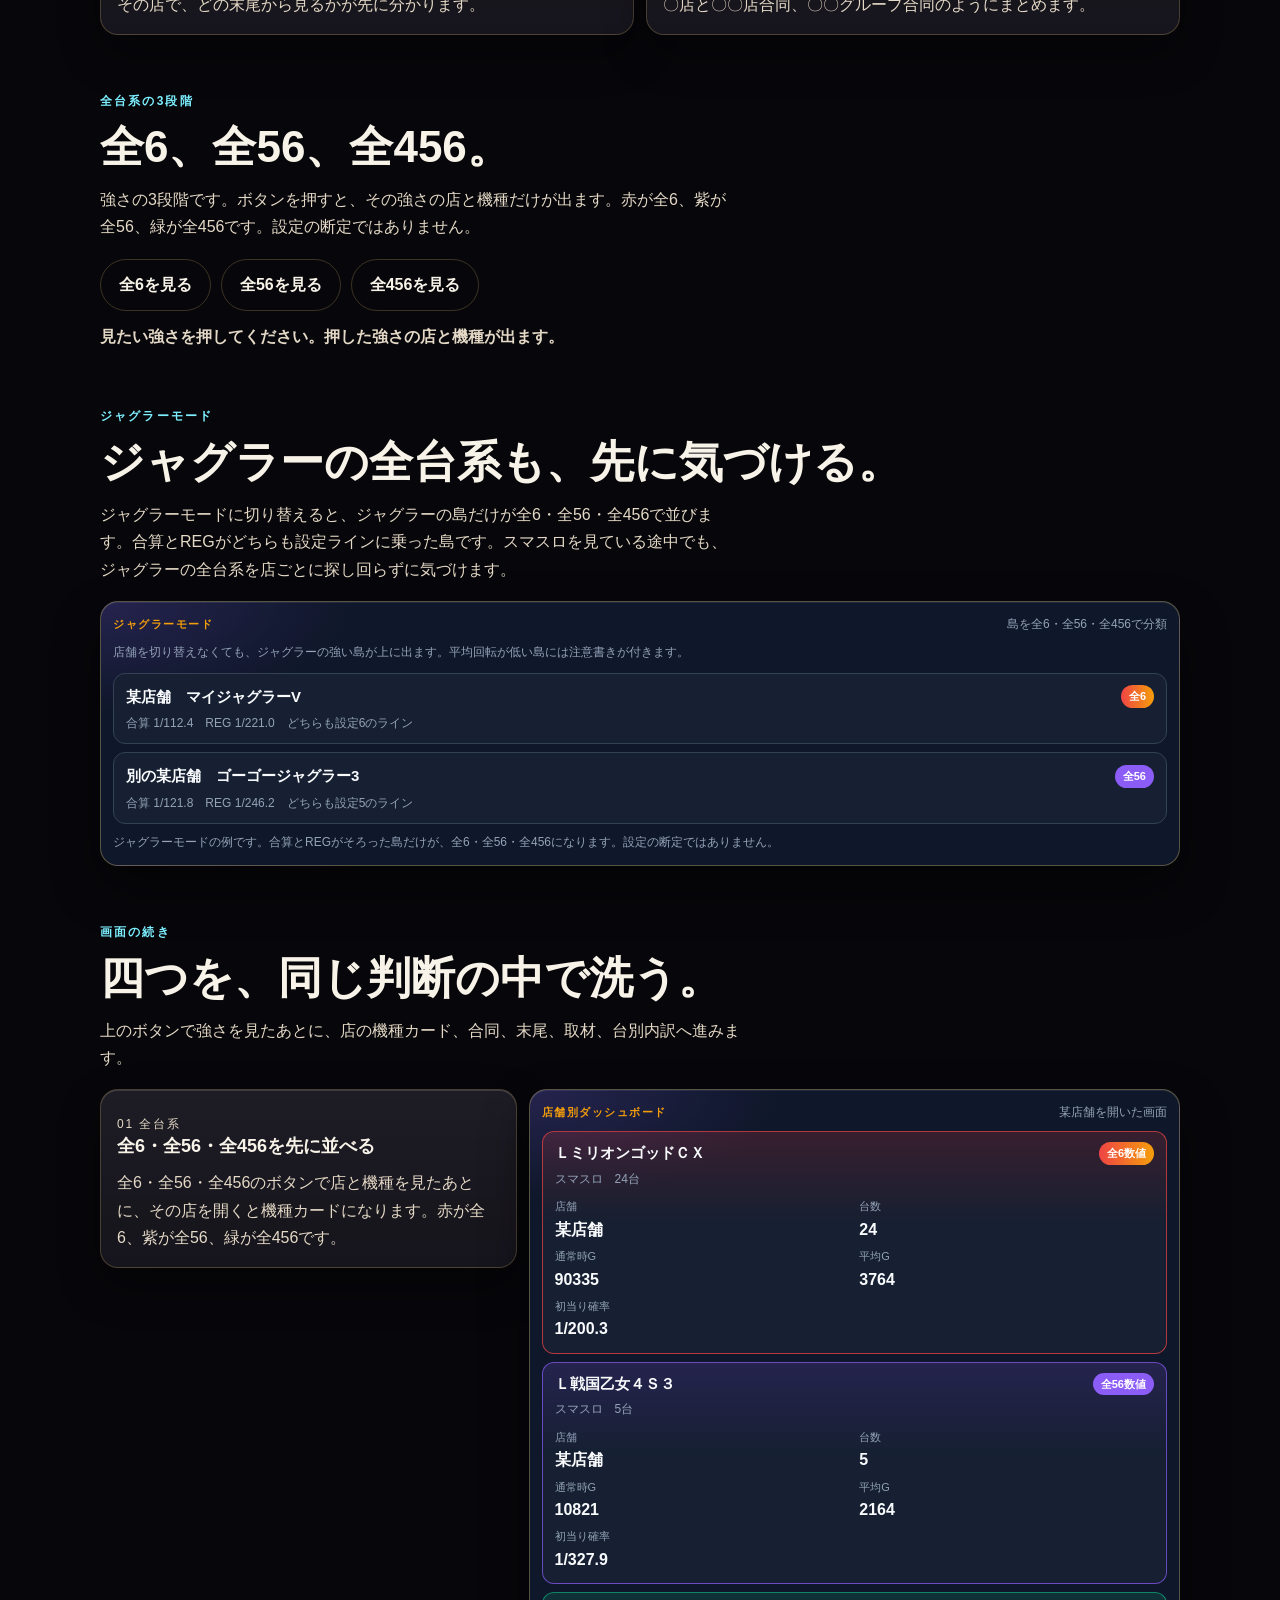
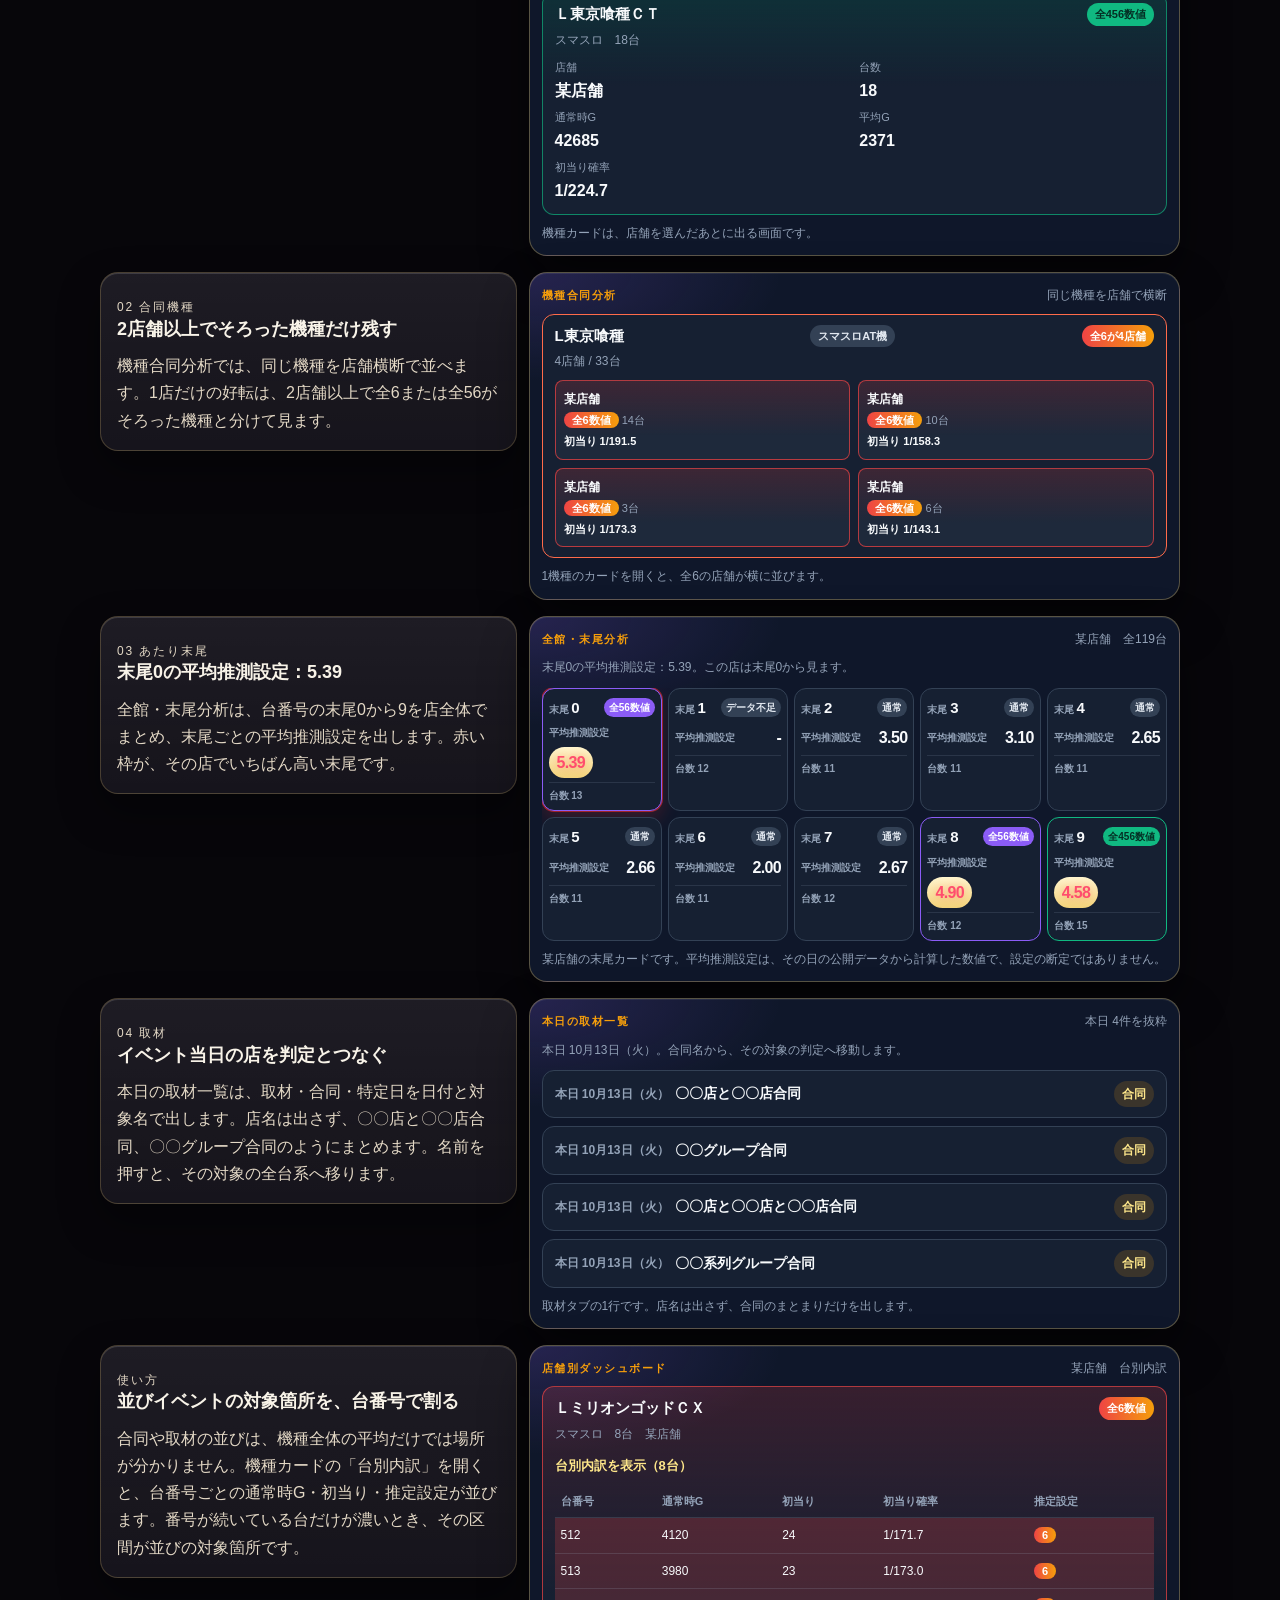
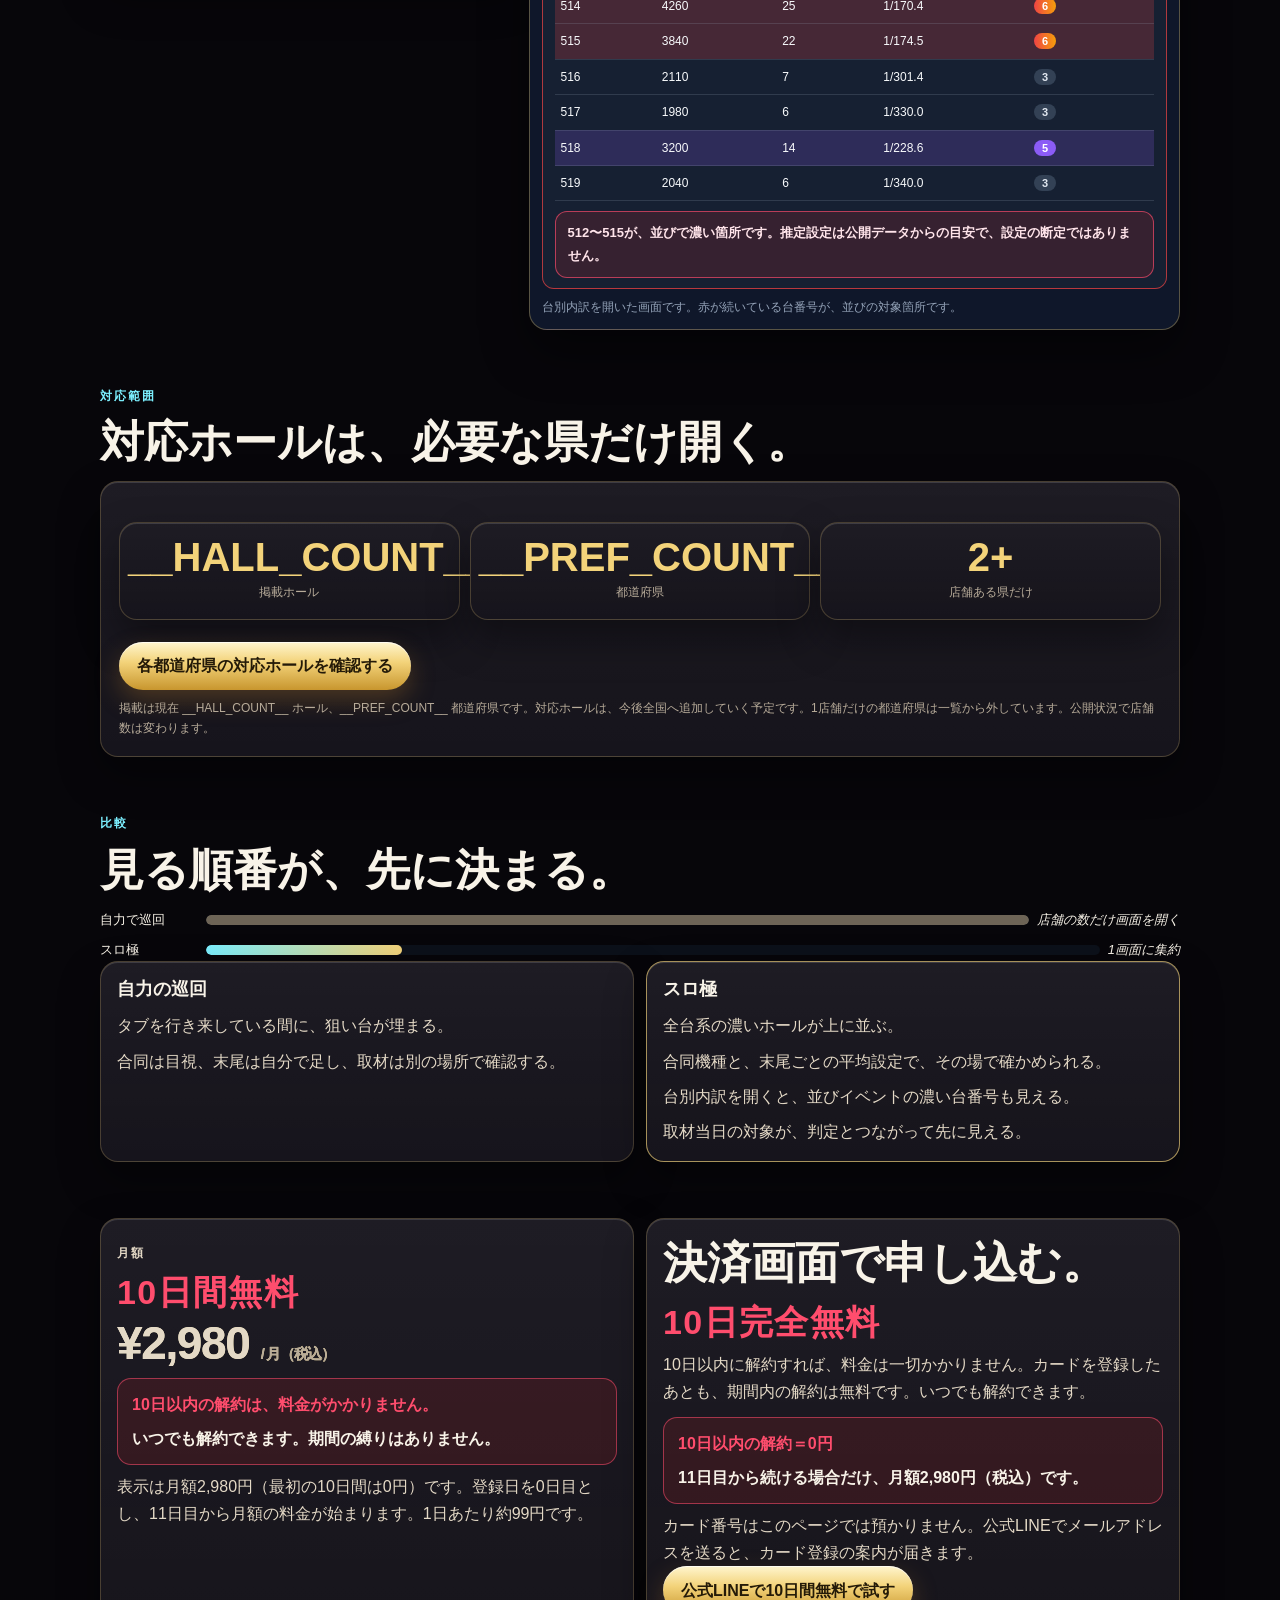
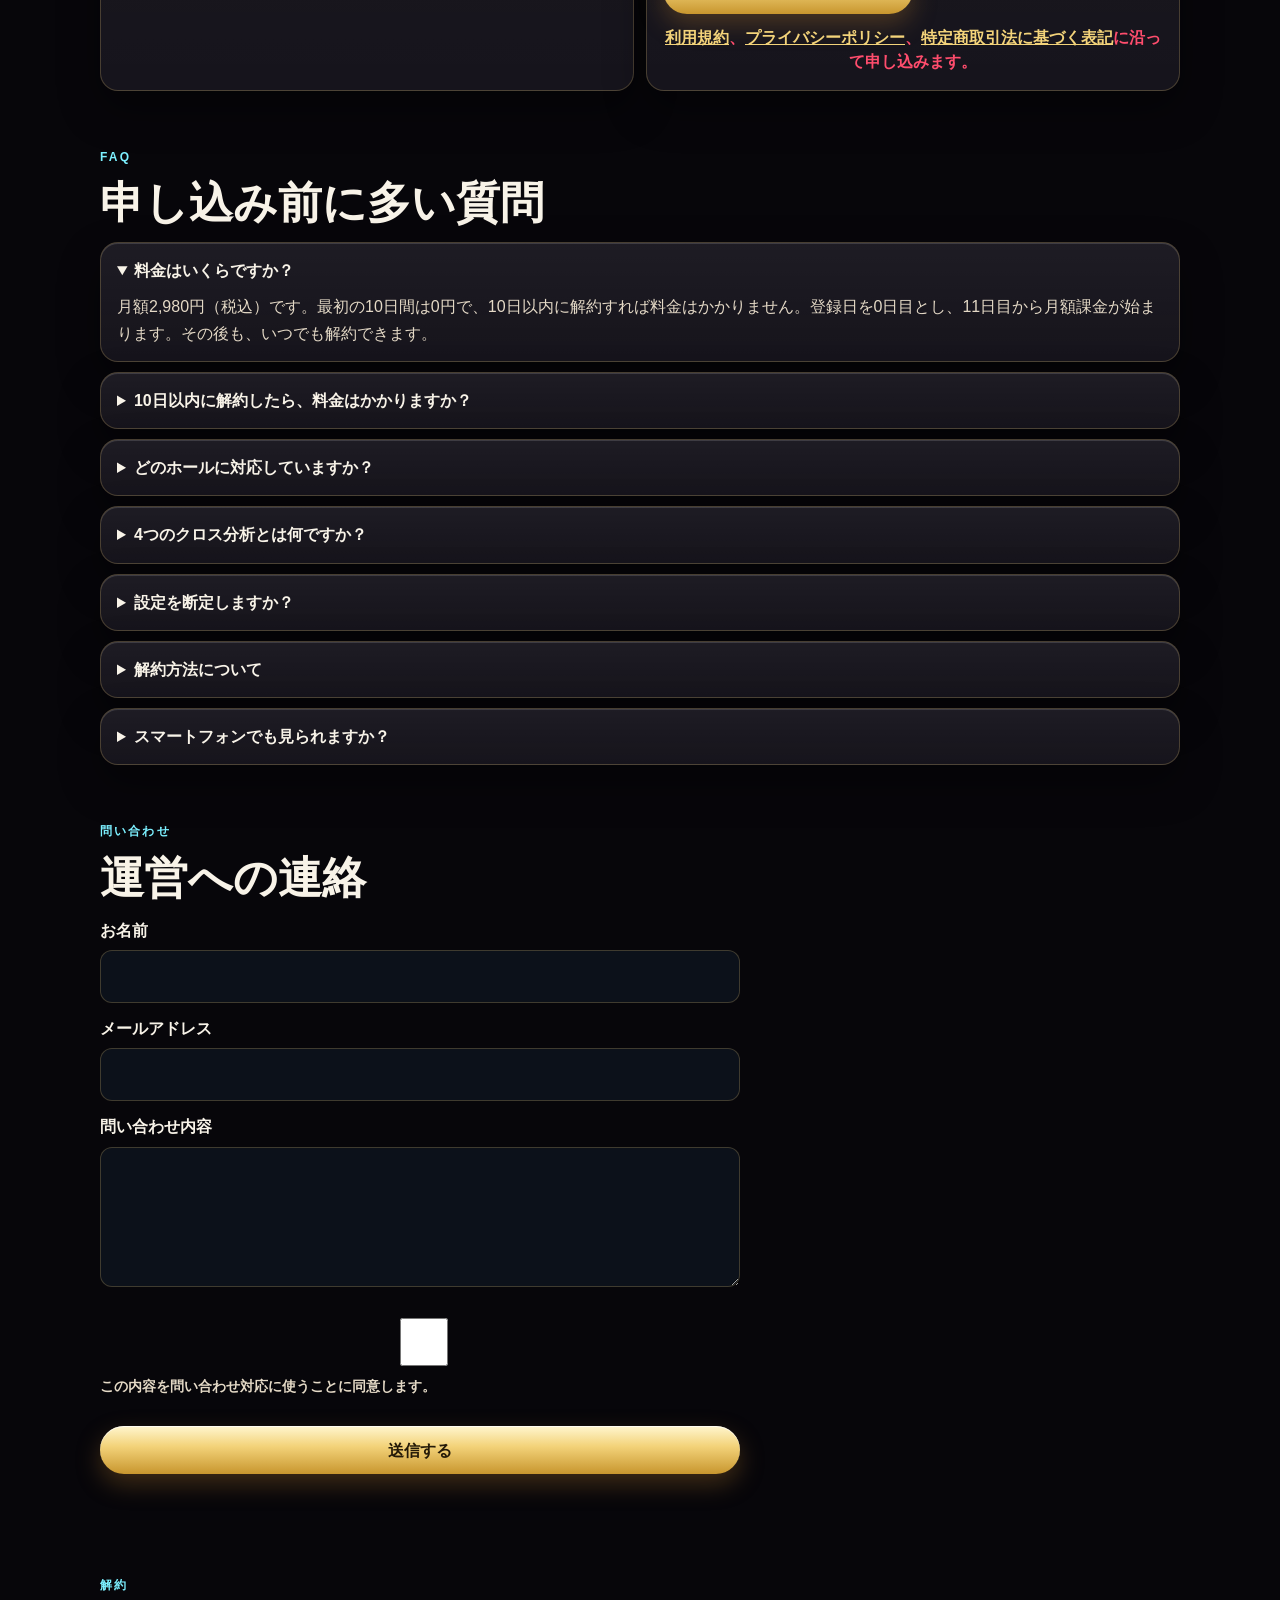
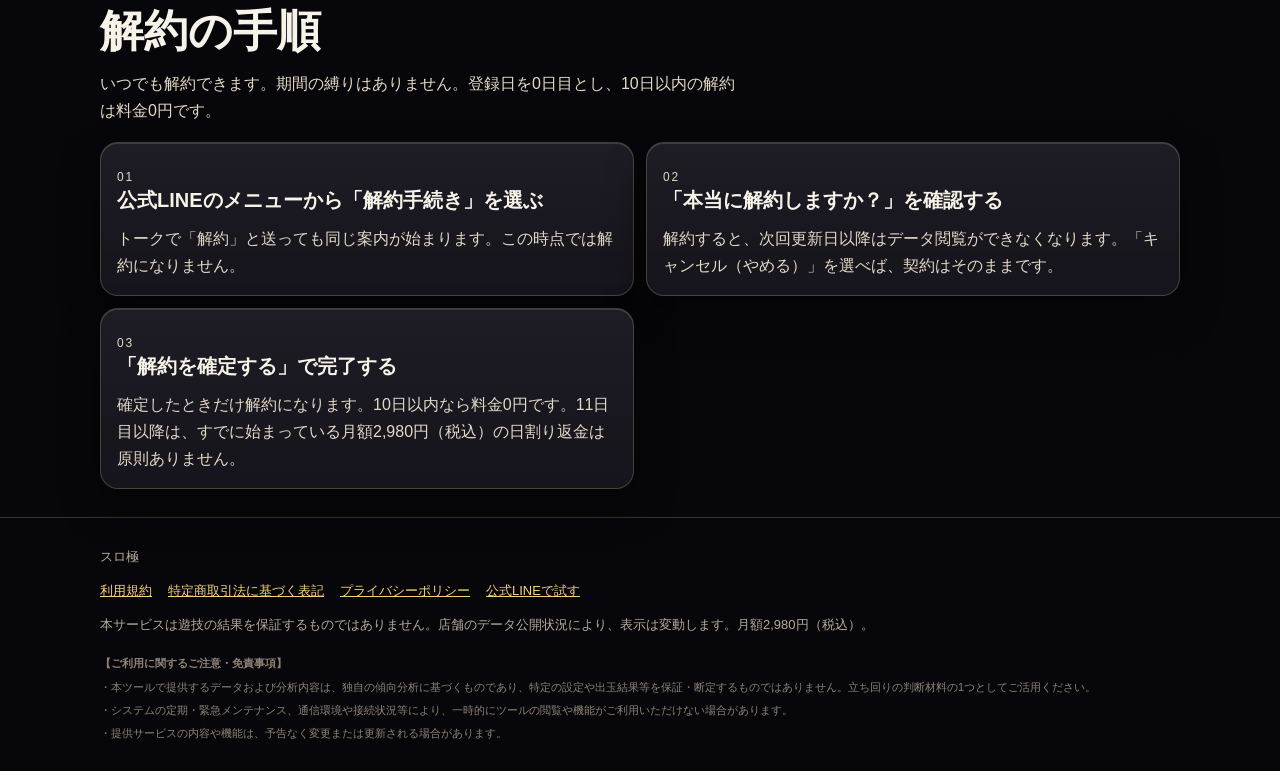
<file: src/dashboard/templates/landing.html>
<!DOCTYPE html>
<html lang="ja">
  <head>
    <meta charset="utf-8" />
    <meta name="viewport" content="width=device-width, initial-scale=1, viewport-fit=cover" />
    <meta name="theme-color" content="#07060a" />
    <title>スロ極｜4つのクロス分析</title>
    <meta
      name="description"
      content="スロ極は、全台系・合同機種・あたり末尾の平均設定・取材を一つの画面で見る解析ツールです。月額2,980円（税込）。"
    />
    <meta name="robots" content="noindex,nofollow" />
    <style>
      :root {
        --bg: #07060a;
        --card: #121018;
        --line: rgba(243, 211, 122, 0.22);
        --gold: #f3d37a;
        --gold-2: #a8742a;
        --cyan: #7cf0ff;
        --text: #f8f3e8;
        --body: #e4d9c6;
        --muted: #b7ab99;
        --danger: #ffb4b4;
      }
      * { box-sizing: border-box; }
      html { -webkit-text-size-adjust: 100%; text-size-adjust: 100%; scroll-behavior: smooth; }
      /* body に overflow-x: hidden を付けると、iOS Safari でページ全体が真っ白になる。 */
      body {
        margin: 0;
        max-width: 100%;
        color: var(--text);
        background:
          radial-gradient(720px 320px at 90% -10%, rgba(124, 240, 255, 0.16), transparent 60%),
          radial-gradient(640px 360px at -10% 0%, rgba(243, 211, 122, 0.18), transparent 55%),
          var(--bg);
        font-family: "Hiragino Sans", "Hiragino Kaku Gothic ProN", "Noto Sans JP", YuGothic, sans-serif;
        font-size: 16px;
        line-height: 1.7;
      }
      img, svg { max-width: 100%; height: auto; }
      a { color: var(--gold); }
      button, input, textarea { font: inherit; }
      .wrap { width: min(1080px, calc(100% - 32px)); margin: 0 auto; }
      h1, h2, h3 { line-height: 1.25; font-weight: 800; margin: 0 0 12px; }
      h2 { font-size: clamp(28px, 6vw, 44px); }
      p { margin: 0; }
      .gold-type {
        background: linear-gradient(100deg, #fff6cf 0%, #f3d37a 28%, #fff 46%, #ff8ad4 62%, #7cf0ff 82%, #f3d37a 100%);
        background-size: 220% 100%;
        -webkit-background-clip: text;
        background-clip: text;
        color: transparent;
        animation: shine 7s linear infinite;
      }
      @keyframes shine { to { background-position: -220% 0; } }

      .boot {
        position: fixed;
        inset: 0;
        z-index: 80;
        display: grid;
        place-items: center;
        background: #07060a;
        transition: opacity 0.28s ease, visibility 0.28s ease;
      }
      .boot.is-done { opacity: 0; visibility: hidden; pointer-events: none; }
      .boot-card { width: min(280px, calc(100% - 48px)); text-align: center; }
      .boot-card strong {
        display: block;
        margin-top: 14px;
        font-size: 28px;
        letter-spacing: 0.18em;
      }
      .boot-card p { margin-top: 6px; color: var(--muted); font-size: 13px; letter-spacing: 0.08em; }
      .boot-bar { height: 3px; margin-top: 18px; border-radius: 999px; background: rgba(243, 211, 122, 0.18); overflow: hidden; }
      .boot-bar i { display: block; height: 100%; width: 40%; border-radius: inherit; background: linear-gradient(90deg, #f3d37a, #fff, #7cf0ff); animation: bootRun 1.1s ease-in-out infinite; }
      @keyframes bootRun { 0% { transform: translateX(-120%); } 100% { transform: translateX(320%); } }

      .mark { display: block; }
      .mark-lg { width: 92px; height: 92px; margin: 0 0 14px; filter: drop-shadow(0 0 18px rgba(243, 211, 122, 0.45)); }
      .mark-sm { width: 42px; height: 42px; }

      .release-notice {
        background:
          linear-gradient(180deg, rgba(255, 77, 109, 0.22), rgba(255, 77, 109, 0.08)),
          #12080c;
        border-bottom: 2px solid #ff4d6d;
        box-shadow: 0 10px 28px rgba(255, 77, 109, 0.16);
      }
      .release-notice .wrap { padding: 18px 0 16px; }
      .release-notice h2 {
        margin: 0 0 8px;
        color: #ff4d6d;
        font-size: clamp(18px, 4.2vw, 24px);
        letter-spacing: 0.01em;
        line-height: 1.4;
      }
      .release-notice p { margin-top: 8px; color: var(--body); }
      .release-notice strong { color: #ff4d6d; }
      .release-notice .note { margin-top: 10px; color: var(--gold); font-weight: 800; }
      .nav {
        position: sticky;
        top: 0;
        z-index: 20;
        background: rgba(7, 6, 10, 0.92);
        border-bottom: 1px solid var(--line);
        backdrop-filter: blur(10px);
      }
      .nav-inner { min-height: 68px; display: flex; align-items: center; justify-content: space-between; gap: 12px; }
      .brand-lock { display: flex; align-items: center; gap: 10px; text-decoration: none; color: inherit; }
      .brand-lock b { font-size: 22px; letter-spacing: 0.14em; }
      .nav-cta, .btn {
        display: inline-flex;
        align-items: center;
        justify-content: center;
        min-height: 48px;
        padding: 0 18px;
        border-radius: 999px;
        border: 0;
        text-decoration: none;
        font-weight: 800;
        cursor: pointer;
      }
      .nav-cta, .btn-primary {
        color: #241a08;
        background: linear-gradient(180deg, #fff6cf, #f3d37a 42%, #c8962e);
        box-shadow: 0 10px 24px rgba(168, 116, 42, 0.35), inset 0 1px 0 rgba(255, 255, 255, 0.7);
      }
      .btn-ghost { background: transparent; color: var(--text); border: 1px solid var(--line); }
      .btn-wait {
        color: var(--text);
        background: rgba(255, 77, 109, 0.08);
        border: 1px solid rgba(255, 77, 109, 0.55);
        cursor: default;
        width: 100%;
      }
      .btn-primary { width: 100%; }
      .trial-note, .reassure {
        margin-top: 14px;
        padding: 12px 14px;
        border-radius: 14px;
        border: 1px solid rgba(255, 77, 109, 0.55);
        background: rgba(255, 45, 45, 0.12);
      }
      .trial-note { font-weight: 800; }
      .trial-hot {
        margin: 0 0 8px;
        color: #ff4d6d;
        font-size: clamp(26px, 5vw, 34px);
        font-weight: 900;
        letter-spacing: 0.04em;
        line-height: 1.2;
      }
      .trial-note strong { color: #ff4d6d; }
      .reassure { list-style: none; margin: 12px 0 0; padding: 12px 14px; display: grid; gap: 6px; }
      .reassure li { font-weight: 800; }
      .reassure li b { color: #ff4d6d; }
      .kicker { margin: 0 0 8px; color: var(--cyan); font-size: 12px; font-weight: 800; letter-spacing: 0.18em; }
      .hero { padding: 28px 0 12px; }
      .hero-grid { display: grid; gap: 22px; max-width: 42rem; }
      .expand-note { margin-top: 14px; color: var(--body); }
      .machine-note {
        margin: 16px 0 0;
        padding: 12px 14px;
        border-left: 3px solid var(--gold);
        background: rgba(243, 211, 122, 0.1);
        color: var(--text);
        font-weight: 700;
        line-height: 1.7;
      }
      .explain { display: grid; gap: 12px; }
      .explain article h3 { font-size: 20px; }
      .explain article p { color: var(--body); margin-top: 8px; }
      .level-switch { display: flex; flex-wrap: wrap; gap: 10px; margin: 18px 0 12px; }
      .level-btn {
        min-height: 52px;
        padding: 0 18px;
        border-radius: 999px;
        border: 1px solid var(--line);
        background: transparent;
        color: var(--text);
        font-weight: 800;
        cursor: pointer;
      }
      .level-btn.is-6.is-on { color: #fff; background: linear-gradient(90deg, #ef4444, #f59e0b); border-color: transparent; }
      .level-btn.is-56.is-on { color: #fff; background: #8b5cf6; border-color: transparent; }
      .level-btn.is-456.is-on { color: #042f24; background: #10b981; border-color: transparent; }
      .level-panel[hidden] { display: none; }
      .level-prompt { color: var(--body); font-weight: 800; }
      .hero h1 { font-size: clamp(34px, 8vw, 58px); letter-spacing: 0; }
      .lead { max-width: 38rem; color: var(--body); }
      .hero-actions { display: flex; flex-direction: column; gap: 10px; margin-top: 22px; }
      .proof { display: grid; grid-template-columns: repeat(3, minmax(0, 1fr)); gap: 10px; margin-top: 22px; }
      .stat, .step, .price-card, .versus article, details.faq-item, .screen, .digit-board {
        background:
          linear-gradient(180deg, rgba(255, 255, 255, 0.05), rgba(255, 255, 255, 0.015)),
          var(--card);
        border: 1px solid var(--line);
        border-radius: 18px;
        box-shadow: 0 18px 40px rgba(0, 0, 0, 0.38), inset 0 1px 0 rgba(255, 255, 255, 0.14);
      }
      .stat { padding: 14px 8px; text-align: center; }
      .stat b { display: block; font-size: clamp(26px, 7vw, 40px); line-height: 1; color: var(--gold); }
      .stat span { color: var(--muted); font-size: 12px; }
      .section-lead { max-width: 40rem; color: var(--body); margin-bottom: 18px; }
      section { padding: 28px 0; }

      .screen { padding: 12px; }
      .screen-top { display: flex; justify-content: space-between; gap: 8px; align-items: center; margin-bottom: 10px; }
      .screen-top span { color: var(--gold); font-size: 11px; letter-spacing: 0.16em; font-weight: 800; }
      .screen-top em { color: var(--muted); font-style: normal; font-size: 12px; }
      .tabs { display: flex; gap: 6px; margin-bottom: 10px; }
      .tabs i { font-style: normal; font-size: 11px; font-weight: 800; padding: 6px 8px; border-radius: 999px; border: 1px solid var(--line); color: var(--muted); }
      .tabs i.on { color: #241a08; background: var(--gold); border-color: transparent; }
      .sheet { width: 100%; border-collapse: collapse; font-size: 13px; }
      .sheet th, .sheet td { padding: 8px 6px; text-align: left; border-bottom: 1px solid rgba(243, 211, 122, 0.12); }
      .sheet th { color: var(--muted); font-weight: 700; font-size: 11px; }
      .sheet td b { color: #ffd0d0; }
      .hot { color: #241a08; background: linear-gradient(180deg, #fff6cf, #f3d37a); border-radius: 999px; padding: 2px 8px; font-weight: 800; }
      .caption { margin-top: 8px; color: var(--muted); font-size: 12px; }

      .tool {
        margin: 0;
        padding: 12px;
        color: #f8fafc;
        background:
          radial-gradient(420px 180px at 0% 0%, rgba(139, 92, 246, 0.18), transparent 60%),
          #0f172a;
        border: 1px solid rgba(243, 211, 122, 0.32);
        border-radius: 18px;
        box-shadow: 0 22px 48px rgba(0, 0, 0, 0.45), inset 0 1px 0 rgba(255, 255, 255, 0.08);
      }
      .tool-bar, .tool-tabs { display: flex; gap: 8px; align-items: center; }
      .tool-bar { justify-content: space-between; margin-bottom: 8px; }
      .tool-bar b { color: #f59e0b; letter-spacing: 0.14em; font-size: 11px; }
      .tool-bar em, .tool .caption { color: #94a3b8; font-style: normal; font-size: 12px; }
      .tool-tabs { flex-wrap: wrap; margin-bottom: 10px; }
      .tool-tabs i {
        font-style: normal;
        font-size: 11px;
        font-weight: 800;
        padding: 7px 8px;
        border-radius: 10px;
        color: #94a3b8;
      }
      .tool-tabs i.on { color: #fde68a; background: rgba(245, 158, 11, 0.16); box-shadow: inset 0 -2px 0 #f59e0b; }
      .tool-title { margin: 0 0 4px; font-size: 14px; }
      .tool-note { margin: 0 0 10px; color: #94a3b8; font-size: 12px; }
      .thalls, .mcards, .xhalls { display: grid; gap: 8px; }
      .thall, .mcard, .xcard, .crow, .dcard {
        background: #162032;
        border: 1px solid #334155;
        border-radius: 12px;
      }
      .thall, .mcard, .xcard { padding: 10px 12px; }
      .thall-head, .mhead, .xhead, .crow, .dhead, .dsetting { display: flex; flex-wrap: wrap; gap: 6px; align-items: center; }
      .thall-head, .mhead, .xhead, .dhead, .dsetting { justify-content: space-between; }
      .thall-name, .mcard h3, .xhead h3 { margin: 0; font-size: 15px; }
      .pills, .chips { display: flex; flex-wrap: wrap; gap: 6px; }
      .pill, .chip, .xhall b.tag {
        border-radius: 999px;
        padding: 2px 8px;
        font-size: 11px;
        font-weight: 800;
      }
      .pill-6, .chip-6 { color: #fff; background: linear-gradient(90deg, #ef4444, #f59e0b); }
      .pill-56, .chip-56 { color: #fff; background: #8b5cf6; }
      .pill-456, .chip-456 { color: #042f24; background: #10b981; }
      .pill-plain { color: #e2e8f0; background: #334155; }
      .chips { margin-top: 8px; }
      .chip { display: inline-flex; gap: 6px; max-width: 100%; padding: 4px 8px; border: 1px solid transparent; }
      .chip span { min-width: 0; overflow-wrap: anywhere; }
      .chip em { font-style: normal; color: #fde68a; }
      .chip-6 { background: rgba(239, 68, 68, 0.14); border-color: rgba(245, 158, 11, 0.55); color: #fee2e2; }
      .chip-56 { background: rgba(139, 92, 246, 0.16); border-color: rgba(139, 92, 246, 0.55); color: #ede9fe; }
      .chip-456 { background: rgba(16, 185, 129, 0.14); border-color: rgba(16, 185, 129, 0.5); color: #d1fae5; }
      .mseries, .xmeta { margin: 4px 0 0; color: #94a3b8; font-size: 12px; }
      .mcard dl { display: grid; grid-template-columns: 1fr 1fr; gap: 4px 10px; margin: 8px 0 0; }
      .mcard div { min-width: 0; }
      .mcard dt { color: #94a3b8; font-size: 11px; }
      .mcard dd { margin: 0; font-weight: 800; font-variant-numeric: tabular-nums; }
      .mcard.card-all { border-color: rgba(239, 68, 68, 0.7); background: linear-gradient(180deg, rgba(239, 68, 68, 0.18), #162032 42%); }
      .mcard.card-56 { border-color: rgba(139, 92, 246, 0.7); background: linear-gradient(180deg, rgba(139, 92, 246, 0.18), #162032 42%); }
      .mcard.card-456 { border-color: rgba(16, 185, 129, 0.65); background: linear-gradient(180deg, rgba(16, 185, 129, 0.16), #162032 42%); }
      .xcard.card-all { border-color: #ff6b4a; }
      .xhalls { grid-template-columns: 1fr 1fr; margin-top: 8px; }
      .xhall { padding: 8px; background: #1e293b; border: 1px solid #334155; border-radius: 8px; }
      .xhall.card-all { border-color: rgba(239, 68, 68, 0.7); background: linear-gradient(180deg, rgba(239, 68, 68, 0.18), #1e293b 70%); }
      .xhall strong { display: block; font-size: 12px; }
      .xhall p { margin: 2px 0 0; color: #94a3b8; font-size: 11px; }
      .xhall .odds { color: #f8fafc; font-weight: 800; }
      .dscroll { overflow-x: auto; -webkit-overflow-scrolling: touch; }
      .dgrid { display: grid; grid-template-columns: repeat(2, minmax(0, 1fr)); gap: 6px; }
      .dcard { padding: 6px; min-width: 0; }
      .dcard .pill { white-space: nowrap; font-size: 10px; padding: 1px 5px; }
      .dcard.peak { border-color: #ff2d2d; box-shadow: 0 0 0 1px rgba(255, 45, 45, 0.55), 0 8px 18px rgba(255, 45, 45, 0.18); }
      .dcard.st-56 { border-color: #8b5cf6; }
      .dcard.st-456 { border-color: #10b981; }
      .dnum { margin: 0; font-size: 15px; font-weight: 800; }
      .dnum span, .dsetting span, .dcard small { color: #94a3b8; font-size: 10px; font-weight: 700; }
      .dsetting { margin: 4px 0; padding-bottom: 4px; border-bottom: 1px solid rgba(148, 163, 184, 0.16); }
      .dsetting b { font-size: 16px; font-variant-numeric: tabular-nums; letter-spacing: -0.04em; }
      .dsetting b.hot, .dcard.peak .dsetting b { color: #ff4d6d; text-shadow: 0 0 10px rgba(255, 45, 45, 0.35); }
      .dcard small { display: block; }
      .unit-toggle {
        margin: 10px 0 8px;
        color: #fde68a;
        font-size: 13px;
        font-weight: 800;
      }
      .utable { width: 100%; border-collapse: collapse; font-size: 12px; font-variant-numeric: tabular-nums; }
      .utable th, .utable td { padding: 7px 6px; text-align: left; border-bottom: 1px solid rgba(148, 163, 184, 0.2); white-space: nowrap; }
      .utable th { color: #94a3b8; font-size: 11px; font-weight: 700; }
      .utable .row-6 { background: rgba(239, 68, 68, 0.22); }
      .utable .row-5 { background: rgba(139, 92, 246, 0.2); }
      .utable .row-4 { background: rgba(16, 185, 129, 0.12); }
      .line-call {
        margin-top: 10px;
        padding: 10px 12px;
        border-radius: 12px;
        border: 1px solid rgba(255, 77, 109, 0.65);
        background: rgba(255, 45, 45, 0.14);
        color: #ffe4ea;
        font-size: 13px;
        font-weight: 800;
      }
      .crows { display: grid; gap: 8px; }
      .crow { padding: 10px 12px; align-items: center; }
      .crow b { font-size: 14px; }
      .crow span { color: #94a3b8; font-size: 12px; font-weight: 700; }
      .crow em { margin-left: auto; font-style: normal; font-size: 12px; font-weight: 800; color: #fde68a; background: rgba(245, 158, 11, 0.16); border-radius: 999px; padding: 3px 8px; }
      .shots { display: grid; gap: 16px; }
      .shot { display: grid; gap: 12px; align-items: start; }

      .steps, .versus, .offer { display: grid; gap: 12px; }
      .step, .price-card, .versus article { padding: 16px; }
      .step h3, .versus h3 { font-size: 18px; }
      .step p, .versus p, .price-card p { color: var(--body); margin-top: 8px; }
      .price-card p.trial-hot { margin: 0 0 8px; color: #ff4d6d; font-size: clamp(26px, 5vw, 34px); font-weight: 900; letter-spacing: 0.04em; line-height: 1.2; }
      .price-card p.release-wait { margin: 12px 0 0; color: #ff4d6d; font-weight: 800; text-align: center; line-height: 1.5; }
      .num { color: var(--gold); font-size: 12px; letter-spacing: 0.16em; }
      .digits { display: grid; grid-template-columns: repeat(10, minmax(0, 1fr)); gap: 6px; align-items: end; min-height: 148px; margin-top: 14px; }
      .digits div { text-align: center; }
      .digits i {
        display: block;
        margin: 0 auto;
        width: min(100%, 28px);
        border-radius: 8px 8px 3px 3px;
        background: #3a3428;
      }
      .digits .peak i {
        background: linear-gradient(180deg, #fff6cf, #f3d37a 40%, #7cf0ff);
        box-shadow: 0 0 16px rgba(243, 211, 122, 0.7);
      }
      .digits span { display: block; margin-top: 6px; font-size: 11px; color: var(--muted); font-weight: 800; }
      .digits .peak span { color: var(--gold); }
      .digit-call {
        margin-top: 12px;
        padding: 12px 14px;
        border-radius: 14px;
        border: 1px solid rgba(243, 211, 122, 0.45);
        background: rgba(243, 211, 122, 0.1);
        font-weight: 800;
      }
      .digit-table { width: 100%; border-collapse: collapse; margin-top: 12px; font-size: 14px; }
      .digit-table th, .digit-table td { padding: 8px 4px; border-bottom: 1px solid rgba(243, 211, 122, 0.14); text-align: left; }
      .digit-table .peak-row { color: var(--gold); font-weight: 800; }

      .meter-row { display: grid; grid-template-columns: 7.5em 1fr auto; gap: 8px; align-items: center; margin-top: 8px; font-size: 13px; }
      .bar { height: 10px; border-radius: 999px; background: #0c111a; overflow: hidden; }
      .bar i { display: block; height: 100%; border-radius: inherit; background: #6d6456; }
      .win .bar i { width: 22% !important; background: linear-gradient(90deg, var(--cyan), var(--gold)); }
      .versus .win { border-color: rgba(243, 211, 122, 0.65); }
      .price { font-size: 46px; font-weight: 900; letter-spacing: -0.03em; line-height: 1; }
      .price small { font-size: 15px; color: var(--muted); font-weight: 700; }
      .consent { display: flex; gap: 10px; align-items: flex-start; margin: 16px 0; color: var(--body); font-size: 14px; }
      .consent input { width: 20px; height: 20px; margin-top: 3px; flex: none; }
      .form-msg { min-height: 1.4em; margin-top: 10px; }
      .form-msg.err { color: var(--danger); }
      .form-msg.ok { color: var(--gold); }
      .inquiry { display: grid; gap: 12px; max-width: 640px; }
      .inquiry label { display: grid; gap: 6px; font-weight: 800; }
      .inquiry input, .inquiry textarea {
        width: 100%;
        min-height: 48px;
        padding: 12px;
        border-radius: 12px;
        border: 1px solid var(--line);
        background: #0c111a;
        color: var(--text);
      }
      .inquiry textarea { min-height: 140px; resize: vertical; }
      .faq { display: grid; gap: 10px; }
      .faq-item { padding: 14px 16px; }
      summary { cursor: pointer; font-weight: 800; }
      .faq-item p { margin-top: 8px; color: var(--body); }
      footer { border-top: 1px solid var(--line); padding: 28px 0 calc(28px + env(safe-area-inset-bottom)); color: var(--muted); font-size: 13px; }
      .disclaimer { margin-top: 18px; color: #8d8376; font-size: 11px; line-height: 1.75; }
      .disclaimer b { display: block; margin-bottom: 4px; font-weight: 700; color: #8d8376; }
      .disclaimer ul { margin: 0; padding: 0; list-style: none; }
      .disclaimer li { margin-top: 4px; }
      .foot-links { display: flex; flex-wrap: wrap; gap: 12px 16px; margin: 12px 0; }
      .modal {
        position: fixed;
        inset: 0;
        z-index: 40;
        background: rgba(0, 0, 0, 0.72);
        display: grid;
        align-items: end;
      }
      .modal[hidden] { display: none; }
      .modal-card {
        width: min(720px, 100%);
        margin: 0 auto;
        max-height: calc(100dvh - 12px);
        overflow: auto;
        -webkit-overflow-scrolling: touch;
        background: #10151f;
        border: 1px solid var(--line);
        border-radius: 18px 18px 0 0;
        padding: 16px 16px calc(20px + env(safe-area-inset-bottom));
      }
      .modal-head, .pref-acc summary, .pref-acc li { display: flex; align-items: center; justify-content: space-between; gap: 10px; }
      .modal-head h2 { font-size: 22px; }
      .icon-btn { min-width: 44px; min-height: 44px; border-radius: 12px; border: 1px solid var(--line); background: transparent; color: var(--text); }
      .modal-card input[type="search"] {
        width: 100%;
        min-height: 48px;
        margin: 8px 0 12px;
        padding: 12px 14px;
        border-radius: 12px;
        border: 1px solid var(--line);
        background: #070910;
        color: var(--text);
        font-size: 16px;
      }
      .pref-acc { border-top: 1px solid var(--line); }
      .pref-acc summary { min-height: 48px; font-weight: 800; }
      .pref-acc summary b, .pref-acc small { color: var(--gold); }
      .pref-acc ul { list-style: none; margin: 0; padding: 0 0 8px; }
      .pref-acc li { padding: 8px 0; color: var(--body); font-weight: 500; }
      .pref-acc li span { min-width: 0; }
      .pref-acc small { color: var(--muted); font-size: 12px; flex: none; }
      .empty-search { color: var(--muted); }
      .scroll-x { overflow-x: auto; -webkit-overflow-scrolling: touch; }

      @media (min-width: 860px) {
        .wrap { width: min(1080px, calc(100% - 64px)); }
        .hero { padding-top: 42px; }
        .explain { grid-template-columns: 1fr 1fr; }
        .hero-actions { flex-direction: row; }
        .btn-primary, .btn-wait { width: auto; min-width: 240px; }
        .versus, .offer, .xhalls, .mcards { grid-template-columns: 1fr 1fr; }
        .shot { grid-template-columns: minmax(240px, 0.78fr) minmax(0, 1.22fr); }
        .mcards { grid-template-columns: 1fr; }
        .dgrid { grid-template-columns: repeat(5, minmax(0, 1fr)); }
        .modal { align-items: center; padding: 24px; }
        .modal-card { border-radius: 18px; max-height: min(80vh, 760px); }
      }
      @media (max-width: 859px) {
        .nav-cta { display: none; }
        .meter-row { grid-template-columns: 6.2em 1fr; }
        .meter-row em { grid-column: 1 / -1; color: var(--muted); font-style: normal; }
        .pref-acc li { flex-direction: column; align-items: flex-start; gap: 2px; }
        .digits { gap: 4px; }
      }
      @media (prefers-reduced-motion: reduce) {
        .gold-type, .boot-bar i { animation: none; }
        .boot { transition: none; }
      }
    </style>
  </head>
  <body>
    <div class="boot" id="boot">
      <div class="boot-card">
        <svg class="mark mark-lg" viewBox="0 0 80 80" role="img" aria-label="スロ極">
          <defs>
            <linearGradient id="bootGold" x1="0" y1="0" x2="1" y2="1">
              <stop offset="0" stop-color="#fff6cf" />
              <stop offset="0.45" stop-color="#f3d37a" />
              <stop offset="1" stop-color="#a8742a" />
            </linearGradient>
          </defs>
          <circle cx="40" cy="40" r="30" fill="none" stroke="url(#bootGold)" stroke-width="3" stroke-dasharray="4 3" />
          <circle cx="40" cy="40" r="22" fill="#1a1408" stroke="url(#bootGold)" stroke-width="1.5" />
          <text x="40" y="48" text-anchor="middle" fill="url(#bootGold)" font-size="22" font-family="Hiragino Mincho ProN, Yu Mincho, serif">極</text>
        </svg>
        <strong class="gold-type">スロ極</strong>
        <p>解析画面を開いています</p>
        <div class="boot-bar" aria-hidden="true"><i></i></div>
      </div>
    </div>
    <script>
      document.addEventListener("DOMContentLoaded", function () {
        var boot = document.getElementById("boot");
        if (boot) boot.classList.add("is-done");
      });
    </script>
<!--__LP_SPLIT__-->
    <aside class="release-notice" role="note" aria-label="正式リリース">
      <div class="wrap">
        <h2>【本日10/20 正式リリース開始！】</h2>
        <p>10日間無料体験、実施中。公式LINEから、今すぐ分析を体感できます。</p>
      </div>
    </aside>
    <header class="nav">
      <div class="wrap nav-inner">
        <a class="brand-lock" href="#top" aria-label="スロ極">
          <svg class="mark mark-sm" viewBox="0 0 80 80" aria-hidden="true">
            <circle cx="40" cy="40" r="30" fill="none" stroke="#f3d37a" stroke-width="3" stroke-dasharray="4 3" />
            <circle cx="40" cy="40" r="22" fill="#1a1408" stroke="#f3d37a" stroke-width="1.5" />
            <text x="40" y="48" text-anchor="middle" fill="#f3d37a" font-size="22" font-family="Hiragino Mincho ProN, Yu Mincho, serif">極</text>
          </svg>
          <b class="gold-type">スロ極</b>
        </a>
        <a class="nav-cta line-cta" href="__LINE_OFFICIAL_URL__">公式LINEで試す</a>
      </div>
    </header>

    <main id="top">
      <section class="hero">
        <div class="wrap hero-grid">
          <div>
            <svg class="mark mark-lg" viewBox="0 0 80 80" role="img" aria-label="スロ極の紋章">
              <circle cx="40" cy="40" r="30" fill="none" stroke="#f3d37a" stroke-width="3" stroke-dasharray="4 3" />
              <circle cx="40" cy="40" r="22" fill="#1a1408" stroke="#f3d37a" stroke-width="1.5" />
              <text x="40" y="48" text-anchor="middle" fill="#f3d37a" font-size="22" font-family="Hiragino Mincho ProN, Yu Mincho, serif">極</text>
            </svg>
            <p class="kicker">SURO-GOKU</p>
            <h1>全台系を、<br />一つの数字で、<br />決めない。</h1>
            <p class="lead">全台系、合同機種、あたり末尾の平均設定、取材。4つのクロス分析が同じホールを指したとき、スロ極はそこを先に出します。</p>
            <p class="machine-note">見られる機種も、これから増えていきます。いまはまだ入っていない機種があります。新台が出たときも、そのタイミングで追加できるものは追加していく予定です。</p>
            <div class="hero-actions">
              <a class="btn btn-primary line-cta" href="__LINE_OFFICIAL_URL__">公式LINEで10日間無料で試す</a>
              <a class="btn btn-ghost" href="#method">4つのクロス分析を見る</a>
            </div>
            <p class="trial-note">公開後は<strong>10日間完全無料</strong>。10日以内の解約は料金がかかりません。いつでも解約できます。</p>
            <div class="proof" aria-label="対応規模">
              <article class="stat"><b>__HALL_COUNT__</b><span>対応ホール</span></article>
              <article class="stat"><b>__PREF_COUNT__</b><span>都道府県</span></article>
              <article class="stat"><b>4</b><span>4つのクロス分析</span></article>
            </div>
            <p class="expand-note">掲載は現在 __HALL_COUNT__ ホール、__PREF_COUNT__ 都道府県です。対応ホールは、今後全国へ追加していく予定です。</p>
          </div>
        </div>
      </section>

      <section id="method">
        <div class="wrap">
          <p class="kicker">4つのクロス分析</p>
          <h2>最初に、4つの見方。</h2>
          <p class="section-lead">画面を開く前に、この四つを知っておくと迷いません。スロ極は、この四つが同じホールを指したところから見ます。</p>
          <div class="explain">
            <article class="step">
              <p class="num">01 全台系</p>
              <h3>店と機種を、強い順に並べる</h3>
              <p>その日の店と機種を、全6、全56、全456の3段階で先に出します。店のページを一軒ずつ開く前に、どの店のどの機種から見るかが決まります。</p>
            </article>
            <article class="step">
              <p class="num">02 合同機種</p>
              <h3>2店以上でそろった機種だけ残す</h3>
              <p>同じ機種を、店をまたいで比べます。1店だけの好数字は、2店以上で全6または全56がそろった機種と分けて見ます。</p>
            </article>
            <article class="step">
              <p class="num">03 あたり末尾</p>
              <h3>台番号の下一桁で、店全体をまとめる</h3>
              <p>末尾0から9を店全体でまとめ、末尾ごとの平均推測設定を出します。その店で、どの末尾から見るかが先に分かります。</p>
            </article>
            <article class="step">
              <p class="num">04 取材</p>
              <h3>当日の合同を、判定とつなぐ</h3>
              <p>取材・合同・特定日を、日付と対象名で出します。店名は出さず、〇〇店と〇〇店合同、〇〇グループ合同のようにまとめます。</p>
            </article>
          </div>
        </div>
      </section>

      <section id="levels">
        <div class="wrap">
          <p class="kicker">全台系の3段階</p>
          <h2>全6、全56、全456。</h2>
          <p class="section-lead">強さの3段階です。ボタンを押すと、その強さの店と機種だけが出ます。赤が全6、紫が全56、緑が全456です。設定の断定ではありません。</p>
          <div class="level-switch" role="tablist" aria-label="全台系の強さ">
            <button class="level-btn is-6" type="button" role="tab" id="level-6" data-level="6" aria-selected="false" aria-controls="panel-6">全6を見る</button>
            <button class="level-btn is-56" type="button" role="tab" id="level-56" data-level="56" aria-selected="false" aria-controls="panel-56">全56を見る</button>
            <button class="level-btn is-456" type="button" role="tab" id="level-456" data-level="456" aria-selected="false" aria-controls="panel-456">全456を見る</button>
          </div>
          <p class="level-prompt" id="level-prompt">見たい強さを押してください。押した強さの店と機種が出ます。</p>
          <div class="level-panel" id="panel-6" role="tabpanel" aria-labelledby="level-6" hidden>
            <figure class="tool">
              <div class="tool-bar"><b>店舗別ダッシュボード</b><em>全6の店と機種</em></div>
              <p class="tool-note">全6は、いちばん強い数値です。この店のこの機種が、設定6のラインに乗って見えています。</p>
              <div class="thalls">
                <article class="thall">
                  <div class="thall-head"><strong class="thall-name">某店舗</strong><span class="pill pill-6">全6</span></div>
                  <div class="chips">
                    <span class="chip chip-6"><span>ＬミリオンゴッドＣＸ</span><em>1/200.3</em></span>
                    <span class="chip chip-6"><span>Ｌ戦国乙女５Ｌ８</span><em>1/289.6</em></span>
                  </div>
                </article>
                <article class="thall">
                  <div class="thall-head"><strong class="thall-name">別の某店舗</strong><span class="pill pill-6">全6</span></div>
                  <div class="chips">
                    <span class="chip chip-6"><span>ＬマギアレコードＲＮ</span><em>1/125.4</em></span>
                    <span class="chip chip-6"><span>Ｌ東京喰種</span><em>1/189.3</em></span>
                  </div>
                </article>
              </div>
              <figcaption class="caption">全6を押したときに出る店と機種です。店名は例として伏せています。</figcaption>
            </figure>
          </div>
          <div class="level-panel" id="panel-56" role="tabpanel" aria-labelledby="level-56" hidden>
            <figure class="tool">
              <div class="tool-bar"><b>店舗別ダッシュボード</b><em>全56の店と機種</em></div>
              <p class="tool-note">全56は、全6の次の強さです。設定5のラインに乗って見えていて、全6には届いていません。</p>
              <div class="thalls">
                <article class="thall">
                  <div class="thall-head"><strong class="thall-name">某店舗</strong><span class="pill pill-56">全56</span></div>
                  <div class="chips"><span class="chip chip-56"><span>Ｌ戦国乙女４Ｓ３</span><em>1/327.9</em></span></div>
                </article>
                <article class="thall">
                  <div class="thall-head"><strong class="thall-name">別の某店舗</strong><span class="pill pill-56">全56</span></div>
                  <div class="chips"><span class="chip chip-56"><span>Ｌ東京喰種ＣＴ</span><em>1/286.4</em></span></div>
                </article>
              </div>
              <figcaption class="caption">全56を押したときに出る店と機種です。紫が全56です。</figcaption>
            </figure>
          </div>
          <div class="level-panel" id="panel-456" role="tabpanel" aria-labelledby="level-456" hidden>
            <figure class="tool">
              <div class="tool-bar"><b>店舗別ダッシュボード</b><em>全456の店と機種</em></div>
              <p class="tool-note">全456は、全6・全56より手前の数値です。設定4のラインに乗って見えています。</p>
              <div class="thalls">
                <article class="thall">
                  <div class="thall-head"><strong class="thall-name">某店舗</strong><span class="pill pill-456">全456</span></div>
                  <div class="chips"><span class="chip chip-456"><span>Ｌ東京喰種ＣＴ</span><em>1/224.7</em></span></div>
                </article>
                <article class="thall">
                  <div class="thall-head"><strong class="thall-name">別の某店舗</strong><span class="pill pill-456">全456</span></div>
                  <div class="chips"><span class="chip chip-456"><span>ＬミリオンゴッドＣＸ</span><em>1/248.1</em></span></div>
                </article>
              </div>
              <figcaption class="caption">全456を押したときに出る店と機種です。緑が全456です。</figcaption>
            </figure>
          </div>
        </div>
      </section>

      <section id="juggler">
        <div class="wrap">
          <p class="kicker">ジャグラーモード</p>
          <h2>ジャグラーの全台系も、先に気づける。</h2>
          <p class="section-lead">ジャグラーモードに切り替えると、ジャグラーの島だけが全6・全56・全456で並びます。合算とREGがどちらも設定ラインに乗った島です。スマスロを見ている途中でも、ジャグラーの全台系を店ごとに探し回らずに気づけます。</p>
          <figure class="tool">
            <div class="tool-bar"><b>ジャグラーモード</b><em>島を全6・全56・全456で分類</em></div>
            <p class="tool-note">店舗を切り替えなくても、ジャグラーの強い島が上に出ます。平均回転が低い島には注意書きが付きます。</p>
            <div class="thalls">
              <article class="thall">
                <div class="thall-head"><strong class="thall-name">某店舗　マイジャグラーV</strong><span class="pill pill-6">全6</span></div>
                <p class="mseries">合算 1/112.4　REG 1/221.0　どちらも設定6のライン</p>
              </article>
              <article class="thall">
                <div class="thall-head"><strong class="thall-name">別の某店舗　ゴーゴージャグラー3</strong><span class="pill pill-56">全56</span></div>
                <p class="mseries">合算 1/121.8　REG 1/246.2　どちらも設定5のライン</p>
              </article>
            </div>
            <figcaption class="caption">ジャグラーモードの例です。合算とREGがそろった島だけが、全6・全56・全456になります。設定の断定ではありません。</figcaption>
          </figure>
        </div>
      </section>

      <section id="screens">
        <div class="wrap">
          <p class="kicker">画面の続き</p>
          <h2>四つを、同じ判断の中で洗う。</h2>
          <p class="section-lead">上のボタンで強さを見たあとに、店の機種カード、合同、末尾、取材、台別内訳へ進みます。</p>
          <div class="shots">
            <article class="shot">
              <div class="step">
                <p class="num">01 全台系</p>
                <h3>全6・全56・全456を先に並べる</h3>
                <p>全6・全56・全456のボタンで店と機種を見たあとに、その店を開くと機種カードになります。赤が全6、紫が全56、緑が全456です。</p>
              </div>
              <figure class="tool">
                <div class="tool-bar"><b>店舗別ダッシュボード</b><em>某店舗を開いた画面</em></div>
                <div class="mcards">
                  <article class="mcard card-all">
                    <div class="mhead"><h3>ＬミリオンゴッドＣＸ</h3><span class="pill pill-6">全6数値</span></div>
                    <p class="mseries">スマスロ　24台</p>
                    <dl>
                      <div><dt>店舗</dt><dd>某店舗</dd></div>
                      <div><dt>台数</dt><dd>24</dd></div>
                      <div><dt>通常時G</dt><dd>90335</dd></div>
                      <div><dt>平均G</dt><dd>3764</dd></div>
                      <div><dt>初当り確率</dt><dd>1/200.3</dd></div>
                    </dl>
                  </article>
                  <article class="mcard card-56">
                    <div class="mhead"><h3>Ｌ戦国乙女４Ｓ３</h3><span class="pill pill-56">全56数値</span></div>
                    <p class="mseries">スマスロ　5台</p>
                    <dl>
                      <div><dt>店舗</dt><dd>某店舗</dd></div>
                      <div><dt>台数</dt><dd>5</dd></div>
                      <div><dt>通常時G</dt><dd>10821</dd></div>
                      <div><dt>平均G</dt><dd>2164</dd></div>
                      <div><dt>初当り確率</dt><dd>1/327.9</dd></div>
                    </dl>
                  </article>
                  <article class="mcard card-456">
                    <div class="mhead"><h3>Ｌ東京喰種ＣＴ</h3><span class="pill pill-456">全456数値</span></div>
                    <p class="mseries">スマスロ　18台</p>
                    <dl>
                      <div><dt>店舗</dt><dd>某店舗</dd></div>
                      <div><dt>台数</dt><dd>18</dd></div>
                      <div><dt>通常時G</dt><dd>42685</dd></div>
                      <div><dt>平均G</dt><dd>2371</dd></div>
                      <div><dt>初当り確率</dt><dd>1/224.7</dd></div>
                    </dl>
                  </article>
                </div>
                <figcaption class="caption">機種カードは、店舗を選んだあとに出る画面です。</figcaption>
              </figure>
            </article>
            <article class="shot">
              <div class="step">
                <p class="num">02 合同機種</p>
                <h3>2店舗以上でそろった機種だけ残す</h3>
                <p>機種合同分析では、同じ機種を店舗横断で並べます。1店だけの好転は、2店舗以上で全6または全56がそろった機種と分けて見ます。</p>
              </div>
              <figure class="tool">
                <div class="tool-bar"><b>機種合同分析</b><em>同じ機種を店舗で横断</em></div>
                <article class="xcard card-all">
                  <div class="xhead">
                    <h3>L東京喰種</h3>
                    <span class="pill pill-plain">スマスロAT機</span>
                    <span class="pill pill-6">全6が4店舗</span>
                  </div>
                  <p class="xmeta">4店舗 / 33台</p>
                  <div class="xhalls">
                    <article class="xhall card-all"><strong>某店舗</strong><p><span class="pill pill-6">全6数値</span> 14台</p><p class="odds">初当り 1/191.5</p></article>
                    <article class="xhall card-all"><strong>某店舗</strong><p><span class="pill pill-6">全6数値</span> 10台</p><p class="odds">初当り 1/158.3</p></article>
                    <article class="xhall card-all"><strong>某店舗</strong><p><span class="pill pill-6">全6数値</span> 3台</p><p class="odds">初当り 1/173.3</p></article>
                    <article class="xhall card-all"><strong>某店舗</strong><p><span class="pill pill-6">全6数値</span> 6台</p><p class="odds">初当り 1/143.1</p></article>
                  </div>
                </article>
                <figcaption class="caption">1機種のカードを開くと、全6の店舗が横に並びます。</figcaption>
              </figure>
            </article>
            <article class="shot" id="digits">
              <div class="step">
                <p class="num">03 あたり末尾</p>
                <h3>末尾0の平均推測設定：5.39</h3>
                <p>全館・末尾分析は、台番号の末尾0から9を店全体でまとめ、末尾ごとの平均推測設定を出します。赤い枠が、その店でいちばん高い末尾です。</p>
              </div>
              <figure class="tool">
                <div class="tool-bar"><b>全館・末尾分析</b><em>某店舗　全119台</em></div>
                <p class="tool-note">末尾0の平均推測設定：5.39。この店は末尾0から見ます。</p>
                <div class="dscroll">
                  <div class="dgrid">
                    <article class="dcard peak st-56"><div class="dhead"><p class="dnum"><span>末尾 </span>0</p><span class="pill pill-56">全56数値</span></div><p class="dsetting"><span>平均推測設定</span><b class="hot">5.39</b></p><small>台数 13</small></article>
                    <article class="dcard"><div class="dhead"><p class="dnum"><span>末尾 </span>1</p><span class="pill pill-plain">データ不足</span></div><p class="dsetting"><span>平均推測設定</span><b>-</b></p><small>台数 12</small></article>
                    <article class="dcard"><div class="dhead"><p class="dnum"><span>末尾 </span>2</p><span class="pill pill-plain">通常</span></div><p class="dsetting"><span>平均推測設定</span><b>3.50</b></p><small>台数 11</small></article>
                    <article class="dcard"><div class="dhead"><p class="dnum"><span>末尾 </span>3</p><span class="pill pill-plain">通常</span></div><p class="dsetting"><span>平均推測設定</span><b>3.10</b></p><small>台数 11</small></article>
                    <article class="dcard"><div class="dhead"><p class="dnum"><span>末尾 </span>4</p><span class="pill pill-plain">通常</span></div><p class="dsetting"><span>平均推測設定</span><b>2.65</b></p><small>台数 11</small></article>
                    <article class="dcard"><div class="dhead"><p class="dnum"><span>末尾 </span>5</p><span class="pill pill-plain">通常</span></div><p class="dsetting"><span>平均推測設定</span><b>2.66</b></p><small>台数 11</small></article>
                    <article class="dcard"><div class="dhead"><p class="dnum"><span>末尾 </span>6</p><span class="pill pill-plain">通常</span></div><p class="dsetting"><span>平均推測設定</span><b>2.00</b></p><small>台数 11</small></article>
                    <article class="dcard"><div class="dhead"><p class="dnum"><span>末尾 </span>7</p><span class="pill pill-plain">通常</span></div><p class="dsetting"><span>平均推測設定</span><b>2.67</b></p><small>台数 12</small></article>
                    <article class="dcard st-56"><div class="dhead"><p class="dnum"><span>末尾 </span>8</p><span class="pill pill-56">全56数値</span></div><p class="dsetting"><span>平均推測設定</span><b class="hot">4.90</b></p><small>台数 12</small></article>
                    <article class="dcard st-456"><div class="dhead"><p class="dnum"><span>末尾 </span>9</p><span class="pill pill-456">全456数値</span></div><p class="dsetting"><span>平均推測設定</span><b class="hot">4.58</b></p><small>台数 15</small></article>
                  </div>
                </div>
                <figcaption class="caption">某店舗の末尾カードです。平均推測設定は、その日の公開データから計算した数値で、設定の断定ではありません。</figcaption>
              </figure>
            </article>
            <article class="shot">
              <div class="step">
                <p class="num">04 取材</p>
                <h3>イベント当日の店を判定とつなぐ</h3>
                <p>本日の取材一覧は、取材・合同・特定日を日付と対象名で出します。店名は出さず、〇〇店と〇〇店合同、〇〇グループ合同のようにまとめます。名前を押すと、その対象の全台系へ移ります。</p>
              </div>
              <figure class="tool">
                <div class="tool-bar"><b>本日の取材一覧</b><em>本日 4件を抜粋</em></div>
                <p class="tool-note">本日 10月13日（火）。合同名から、その対象の判定へ移動します。</p>
                <div class="crows">
                  <article class="crow"><span>本日 10月13日（火）</span><b>〇〇店と〇〇店合同</b><em>合同</em></article>
                  <article class="crow"><span>本日 10月13日（火）</span><b>〇〇グループ合同</b><em>合同</em></article>
                  <article class="crow"><span>本日 10月13日（火）</span><b>〇〇店と〇〇店と〇〇店合同</b><em>合同</em></article>
                  <article class="crow"><span>本日 10月13日（火）</span><b>〇〇系列グループ合同</b><em>合同</em></article>
                </div>
                <figcaption class="caption">取材タブの1行です。店名は出さず、合同のまとまりだけを出します。</figcaption>
              </figure>
            </article>
            <article class="shot" id="lineup">
              <div class="step">
                <p class="num">使い方</p>
                <h3>並びイベントの対象箇所を、台番号で割る</h3>
                <p>合同や取材の並びは、機種全体の平均だけでは場所が分かりません。機種カードの「台別内訳」を開くと、台番号ごとの通常時G・初当り・推定設定が並びます。番号が続いている台だけが濃いとき、その区間が並びの対象箇所です。</p>
              </div>
              <figure class="tool">
                <div class="tool-bar"><b>店舗別ダッシュボード</b><em>某店舗　台別内訳</em></div>
                <article class="mcard card-all">
                  <div class="mhead"><h3>ＬミリオンゴッドＣＸ</h3><span class="pill pill-6">全6数値</span></div>
                  <p class="mseries">スマスロ　8台　某店舗</p>
                  <p class="unit-toggle">台別内訳を表示（8台）</p>
                  <div class="dscroll">
                    <table class="utable">
                      <thead>
                        <tr><th>台番号</th><th>通常時G</th><th>初当り</th><th>初当り確率</th><th>推定設定</th></tr>
                      </thead>
                      <tbody>
                        <tr class="row-6"><td>512</td><td>4120</td><td>24</td><td>1/171.7</td><td><span class="pill pill-6">6</span></td></tr>
                        <tr class="row-6"><td>513</td><td>3980</td><td>23</td><td>1/173.0</td><td><span class="pill pill-6">6</span></td></tr>
                        <tr class="row-6"><td>514</td><td>4260</td><td>25</td><td>1/170.4</td><td><span class="pill pill-6">6</span></td></tr>
                        <tr class="row-6"><td>515</td><td>3840</td><td>22</td><td>1/174.5</td><td><span class="pill pill-6">6</span></td></tr>
                        <tr><td>516</td><td>2110</td><td>7</td><td>1/301.4</td><td><span class="pill pill-plain">3</span></td></tr>
                        <tr><td>517</td><td>1980</td><td>6</td><td>1/330.0</td><td><span class="pill pill-plain">3</span></td></tr>
                        <tr class="row-5"><td>518</td><td>3200</td><td>14</td><td>1/228.6</td><td><span class="pill pill-56">5</span></td></tr>
                        <tr><td>519</td><td>2040</td><td>6</td><td>1/340.0</td><td><span class="pill pill-plain">3</span></td></tr>
                      </tbody>
                    </table>
                  </div>
                  <p class="line-call">512〜515が、並びで濃い箇所です。推定設定は公開データからの目安で、設定の断定ではありません。</p>
                </article>
                <figcaption class="caption">台別内訳を開いた画面です。赤が続いている台番号が、並びの対象箇所です。</figcaption>
              </figure>
            </article>
          </div>
        </div>
      </section>

      <section id="coverage">
        <div class="wrap">
          <p class="kicker">対応範囲</p>
          <h2>対応ホールは、必要な県だけ開く。</h2>
          <div class="screen" style="padding:18px">
            <div class="proof" aria-label="掲載している対応範囲">
              <article class="stat"><b>__HALL_COUNT__</b><span>掲載ホール</span></article>
              <article class="stat"><b>__PREF_COUNT__</b><span>都道府県</span></article>
              <article class="stat"><b>2+</b><span>店舗ある県だけ</span></article>
            </div>
            <div class="hero-actions">
              <button class="btn btn-primary" type="button" id="open-halls">各都道府県の対応ホールを確認する</button>
            </div>
            <p class="caption">掲載は現在 __HALL_COUNT__ ホール、__PREF_COUNT__ 都道府県です。対応ホールは、今後全国へ追加していく予定です。1店舗だけの都道府県は一覧から外しています。公開状況で店舗数は変わります。</p>
          </div>
        </div>
      </section>

      <section id="compare">
        <div class="wrap">
          <p class="kicker">比較</p>
          <h2>見る順番が、先に決まる。</h2>
          <div class="meter" aria-label="確認にかかる画面数のイメージ">
            <div class="meter-row"><span>自力で巡回</span><div class="bar"><i style="width:100%"></i></div><em>店舗の数だけ画面を開く</em></div>
            <div class="meter-row win"><span>スロ極</span><div class="bar"><i style="width:22%"></i></div><em>1画面に集約</em></div>
          </div>
          <div class="versus">
            <article>
              <h3>自力の巡回</h3>
              <p>タブを行き来している間に、狙い台が埋まる。</p>
              <p>合同は目視、末尾は自分で足し、取材は別の場所で確認する。</p>
            </article>
            <article class="win">
              <h3>スロ極</h3>
              <p>全台系の濃いホールが上に並ぶ。</p>
              <p>合同機種と、末尾ごとの平均設定で、その場で確かめられる。</p>
              <p>台別内訳を開くと、並びイベントの濃い台番号も見える。</p>
              <p>取材当日の対象が、判定とつながって先に見える。</p>
            </article>
          </div>
        </div>
      </section>

      <section id="offer">
        <div class="wrap offer">
          <article class="price-card">
            <p class="kicker">月額</p>
            <p class="trial-hot">10日間無料</p>
            <p class="price gold-type">¥2,980 <small>/ 月（税込）</small></p>
            <ul class="reassure">
              <li><b>10日以内の解約は、料金がかかりません。</b></li>
              <li>いつでも解約できます。期間の縛りはありません。</li>
            </ul>
            <p>表示は月額2,980円（最初の10日間は0円）です。登録日を0日目とし、11日目から月額の料金が始まります。1日あたり約99円です。</p>
          </article>
          <article class="price-card">
            <h2>決済画面で申し込む。</h2>
            <p class="trial-hot">10日完全無料</p>
            <p>10日以内に解約すれば、料金は一切かかりません。カードを登録したあとも、期間内の解約は無料です。いつでも解約できます。</p>
            <ul class="reassure">
              <li><b>10日以内の解約＝0円</b></li>
              <li>11日目から続ける場合だけ、月額2,980円（税込）です。</li>
            </ul>
            <p>カード番号はこのページでは預かりません。公式LINEでメールアドレスを送ると、カード登録の案内が届きます。</p>
            <a class="btn btn-primary line-cta" href="__LINE_OFFICIAL_URL__">公式LINEで10日間無料で試す</a>
            <p class="release-wait"><a href="/legal/terms">利用規約</a>、<a href="/legal/privacy">プライバシーポリシー</a>、<a href="/legal/tokusho">特定商取引法に基づく表記</a>に沿って申し込みます。</p>
          </article>
        </div>
      </section>

      <section id="faq">
        <div class="wrap">
          <p class="kicker">FAQ</p>
          <h2>申し込み前に多い質問</h2>
          <div class="faq">
            <details class="faq-item" open>
              <summary>料金はいくらですか？</summary>
              <p>月額2,980円（税込）です。最初の10日間は0円で、10日以内に解約すれば料金はかかりません。登録日を0日目とし、11日目から月額課金が始まります。その後も、いつでも解約できます。</p>
            </details>
            <details class="faq-item">
              <summary>10日以内に解約したら、料金はかかりますか？</summary>
              <p>かかりません。10日間は完全無料です。期間中に解約すれば料金は発生しません。期間を過ぎたあとも、いつでも解約できます。</p>
            </details>
            <details class="faq-item">
              <summary>どのホールに対応していますか？</summary>
              <p>掲載しているのは現在 __HALL_COUNT__ 店舗、__PREF_COUNT__ 都道府県です。対応ホールは、今後全国へ追加していく予定です。2店舗以上ある県だけを、ボタンから開けます。1店舗だけの県は一覧に出していません。</p>
            </details>
            <details class="faq-item">
              <summary>4つのクロス分析とは何ですか？</summary>
              <p>全台系、合同機種、あたり末尾の平均設定、取材情報です。一致が多いホールから見ます。</p>
            </details>
            <details class="faq-item">
              <summary>設定を断定しますか？</summary>
              <p>しません。公開情報の重なりを整理し、移動の判断を助けるツールです。遊技の結果は保証しません。</p>
            </details>
            <details class="faq-item">
              <summary>解約方法について</summary>
              <p>公式LINEのメニューより「解約手続き」を選び、画面の案内に沿っていつでも解約できます。トークで「解約」と送っても同じです。確認のあと「解約を確定する」を選ぶと、次回更新日以降はデータ閲覧ができなくなります。</p>
            </details>
            <details class="faq-item">
              <summary>スマートフォンでも見られますか？</summary>
              <p>このページは携帯のブラウザ幅で読めるように組んでいます。ログインなしで開けます。解析画面本体は、利用者ごとの案内で開きます。</p>
            </details>
          </div>
        </div>
      </section>

      <section id="inquiry">
        <div class="wrap">
          <p class="kicker">問い合わせ</p>
          <h2>運営への連絡</h2>
          <form id="inquiry-form" class="inquiry">
            <label>お名前<input name="name" type="text" maxlength="80" required autocomplete="name" /></label>
            <label>メールアドレス<input name="email" type="email" maxlength="200" required autocomplete="email" /></label>
            <label>問い合わせ内容<textarea name="message" maxlength="4000" required></textarea></label>
            <label class="consent">
              <input id="agree-inquiry" type="checkbox" />
              <span>この内容を問い合わせ対応に使うことに同意します。</span>
            </label>
            <button class="btn btn-primary" type="submit">送信する</button>
            <p class="form-msg" id="inquiry-msg" role="status"></p>
          </form>
        </div>
      </section>

      <section id="cancel">
        <div class="wrap">
          <p class="kicker">解約</p>
          <h2>解約の手順</h2>
          <p class="section-lead">いつでも解約できます。期間の縛りはありません。登録日を0日目とし、10日以内の解約は料金0円です。</p>
          <div class="explain">
            <article class="step">
              <p class="num">01</p>
              <h3>公式LINEのメニューから「解約手続き」を選ぶ</h3>
              <p>トークで「解約」と送っても同じ案内が始まります。この時点では解約になりません。</p>
            </article>
            <article class="step">
              <p class="num">02</p>
              <h3>「本当に解約しますか？」を確認する</h3>
              <p>解約すると、次回更新日以降はデータ閲覧ができなくなります。「キャンセル（やめる）」を選べば、契約はそのままです。</p>
            </article>
            <article class="step">
              <p class="num">03</p>
              <h3>「解約を確定する」で完了する</h3>
              <p>確定したときだけ解約になります。10日以内なら料金0円です。11日目以降は、すでに始まっている月額2,980円（税込）の日割り返金は原則ありません。</p>
            </article>
          </div>
        </div>
      </section>
    </main>

    <footer>
      <div class="wrap">
        <p>スロ極</p>
        <div class="foot-links">
          <a href="/legal/terms">利用規約</a>
          <a href="/legal/tokusho">特定商取引法に基づく表記</a>
          <a href="/legal/privacy">プライバシーポリシー</a>
          <a class="line-cta" href="__LINE_OFFICIAL_URL__">公式LINEで試す</a>
        </div>
        <p>本サービスは遊技の結果を保証するものではありません。店舗のデータ公開状況により、表示は変動します。月額2,980円（税込）。</p>
        <div class="disclaimer">
          <b>【ご利用に関するご注意・免責事項】</b>
          <ul>
            <li>・本ツールで提供するデータおよび分析内容は、独自の傾向分析に基づくものであり、特定の設定や出玉結果等を保証・断定するものではありません。立ち回りの判断材料の1つとしてご活用ください。</li>
            <li>・システムの定期・緊急メンテナンス、通信環境や接続状況等により、一時的にツールの閲覧や機能がご利用いただけない場合があります。</li>
            <li>・提供サービスの内容や機能は、予告なく変更または更新される場合があります。</li>
          </ul>
        </div>
      </div>
    </footer>

    <div class="modal" id="hall-modal" hidden>
      <div class="modal-card" role="dialog" aria-modal="true" aria-labelledby="hall-modal-title">
        <div class="modal-head">
          <h2 id="hall-modal-title">対応ホール</h2>
          <button class="icon-btn" type="button" id="close-halls" aria-label="閉じる">×</button>
        </div>
        <input id="hall-search" type="search" placeholder="都道府県・店舗名で検索" aria-label="対応ホールを検索" />
        <div id="hall-list">__HALL_MODAL__</div>
        <p class="empty-search" id="hall-empty" hidden>一致するホールはありません。</p>
      </div>
    </div>

    <script>
      (function () {
        var modal = document.getElementById("hall-modal");
        var openBtn = document.getElementById("open-halls");
        var closeBtn = document.getElementById("close-halls");
        var search = document.getElementById("hall-search");
        var empty = document.getElementById("hall-empty");
        function setOpen(next) {
          modal.hidden = !next;
          document.documentElement.style.overflow = next ? "hidden" : "";
          if (next) search.focus();
          else openBtn.focus();
        }
        openBtn.addEventListener("click", function () { setOpen(true); });
        closeBtn.addEventListener("click", function () { setOpen(false); });
        modal.addEventListener("click", function (event) {
          if (event.target === modal) setOpen(false);
        });
        document.addEventListener("keydown", function (event) {
          if (event.key === "Escape" && !modal.hidden) setOpen(false);
        });
        search.addEventListener("input", function () {
          var query = search.value.trim().toLowerCase();
          var visible = 0;
          var blocks = modal.querySelectorAll(".pref-acc");
          for (var i = 0; i < blocks.length; i++) {
            var block = blocks[i];
            var pref = (block.getAttribute("data-pref") || "").toLowerCase();
            var prefHit = query && pref.indexOf(query) !== -1;
            var rows = block.querySelectorAll("li");
            var badge = block.querySelector("summary b");
            if (badge && !badge.getAttribute("data-total")) badge.setAttribute("data-total", badge.textContent);
            var matched = 0;
            for (var j = 0; j < rows.length; j++) {
              var hit = !query || prefHit || rows[j].textContent.toLowerCase().indexOf(query) !== -1;
              rows[j].hidden = !hit;
              if (hit) matched += 1;
            }
            if (badge) badge.textContent = query ? String(matched) : badge.getAttribute("data-total");
            block.hidden = query ? matched === 0 : false;
            if (query && matched) block.open = true;
            if (!block.hidden) visible += 1;
          }
          empty.hidden = visible !== 0;
        });

        var levelButtons = document.querySelectorAll(".level-btn");
        var levelPanels = document.querySelectorAll(".level-panel");
        var levelPrompt = document.getElementById("level-prompt");
        function showLevel(id) {
          for (var i = 0; i < levelButtons.length; i++) {
            var on = levelButtons[i].getAttribute("data-level") === id;
            levelButtons[i].classList.toggle("is-on", on);
            levelButtons[i].setAttribute("aria-selected", on ? "true" : "false");
          }
          for (var j = 0; j < levelPanels.length; j++) {
            levelPanels[j].hidden = levelPanels[j].id !== "panel-" + id;
          }
          if (levelPrompt) levelPrompt.hidden = true;
        }
        for (var k = 0; k < levelButtons.length; k++) {
          levelButtons[k].addEventListener("click", function () {
            showLevel(this.getAttribute("data-level"));
          });
        }

        var inquiryForm = document.getElementById("inquiry-form");
        var inquiryMsg = document.getElementById("inquiry-msg");
        if (inquiryForm) {
          inquiryForm.addEventListener("submit", function (event) {
            event.preventDefault();
            var data = new FormData(inquiryForm);
            var agreeInquiry = document.getElementById("agree-inquiry");
            if (!agreeInquiry.checked) {
              inquiryMsg.className = "form-msg err";
              inquiryMsg.textContent = "同意が必要です。";
              return;
            }
            inquiryMsg.className = "form-msg";
            inquiryMsg.textContent = "送信しています…";
            fetch("/api/lp-inquiry", {
              method: "POST",
              headers: { "content-type": "application/json" },
              body: JSON.stringify({
                name: String(data.get("name") || ""),
                email: String(data.get("email") || ""),
                message: String(data.get("message") || ""),
                agree: true
              })
            }).then(function (response) {
              return response.json().then(function (payload) {
                return { ok: response.ok, payload: payload };
              });
            }).then(function (result) {
              if (!result.ok) {
                inquiryMsg.className = "form-msg err";
                inquiryMsg.textContent = (result.payload && result.payload.detail) || "送信できませんでした。";
                return;
              }
              inquiryForm.reset();
              inquiryMsg.className = "form-msg ok";
              inquiryMsg.textContent = "受け付けました。";
            }).catch(function () {
              inquiryMsg.className = "form-msg err";
              inquiryMsg.textContent = "送信できませんでした。";
            });
          });
        }

      })();
    </script>
  </body>
</html>
</file>
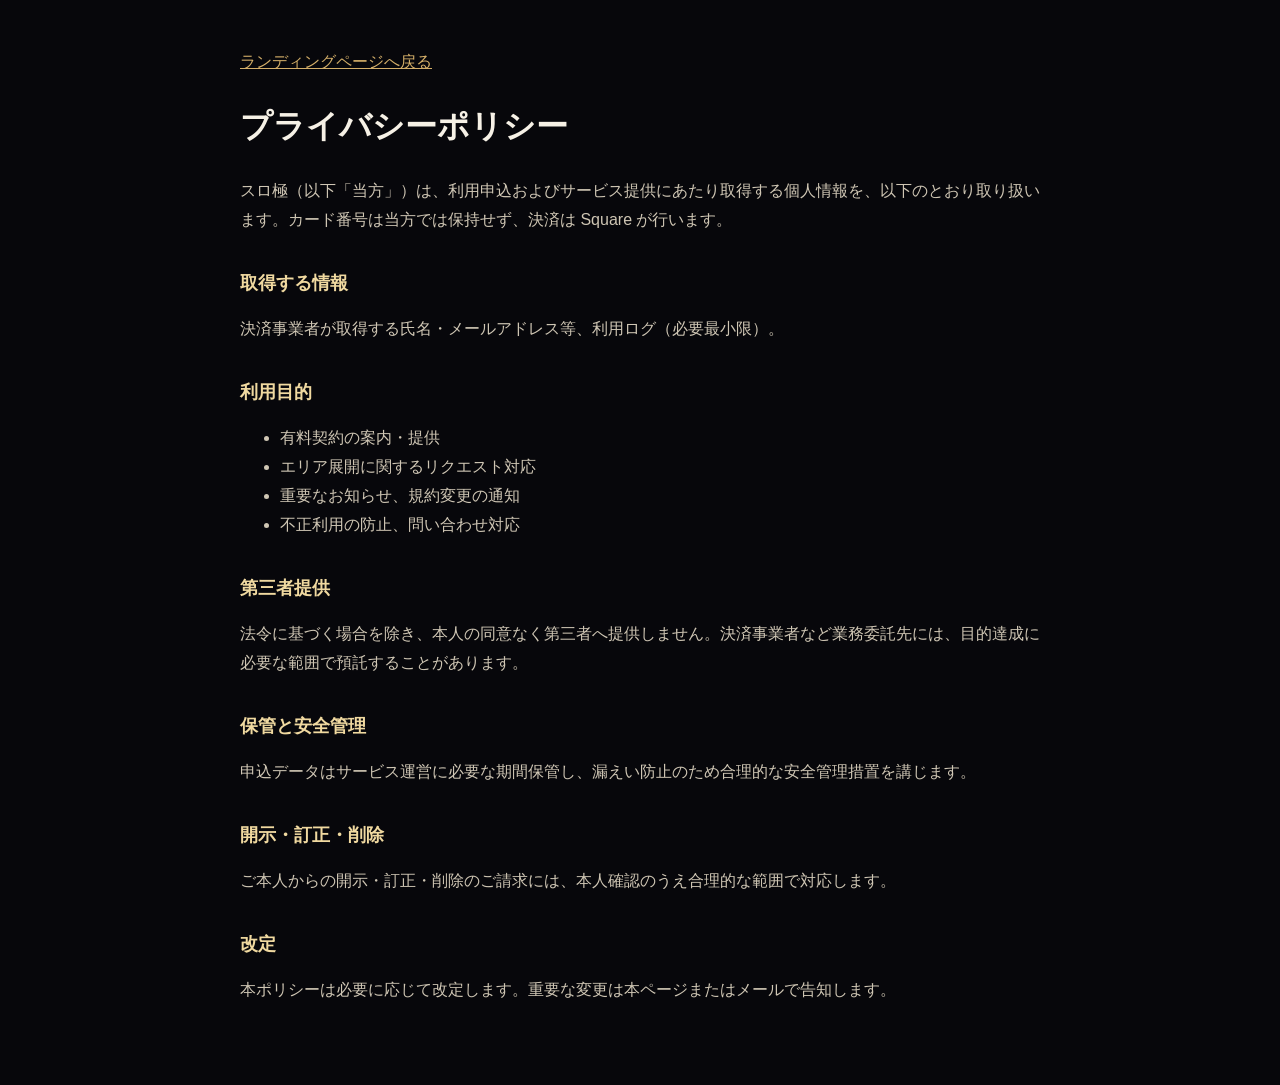
<file: src/dashboard/templates/legal-privacy.html>
<!DOCTYPE html>
<html lang="ja">
  <head>
    <meta charset="utf-8" />
    <meta name="viewport" content="width=device-width, initial-scale=1" />
    <title>プライバシーポリシー｜スロ極</title>
    <style>
      body { margin: 0; background: #07070b; color: #f6f1e6; font-family: "Hiragino Sans", sans-serif; line-height: 1.8; }
      main { width: min(800px, calc(100% - 40px)); margin: 48px auto 80px; }
      a { color: #d4af69; }
      h2 { font-size: 18px; margin-top: 32px; color: #f0d9a0; }
      p, li { color: #cfc6b4; }
    </style>
  </head>
  <body>
    <main>
      <p><a href="/lp">ランディングページへ戻る</a></p>
      <h1>プライバシーポリシー</h1>
      <p>スロ極（以下「当方」）は、利用申込およびサービス提供にあたり取得する個人情報を、以下のとおり取り扱います。カード番号は当方では保持せず、決済は Square が行います。</p>
      <h2>取得する情報</h2>
      <p>決済事業者が取得する氏名・メールアドレス等、利用ログ（必要最小限）。</p>
      <h2>利用目的</h2>
      <ul>
        <li>有料契約の案内・提供</li>
        <li>エリア展開に関するリクエスト対応</li>
        <li>重要なお知らせ、規約変更の通知</li>
        <li>不正利用の防止、問い合わせ対応</li>
      </ul>
      <h2>第三者提供</h2>
      <p>法令に基づく場合を除き、本人の同意なく第三者へ提供しません。決済事業者など業務委託先には、目的達成に必要な範囲で預託することがあります。</p>
      <h2>保管と安全管理</h2>
      <p>申込データはサービス運営に必要な期間保管し、漏えい防止のため合理的な安全管理措置を講じます。</p>
      <h2>開示・訂正・削除</h2>
      <p>ご本人からの開示・訂正・削除のご請求には、本人確認のうえ合理的な範囲で対応します。</p>
      <h2>改定</h2>
      <p>本ポリシーは必要に応じて改定します。重要な変更は本ページまたはメールで告知します。</p>
    </main>
  </body>
</html>
</file>
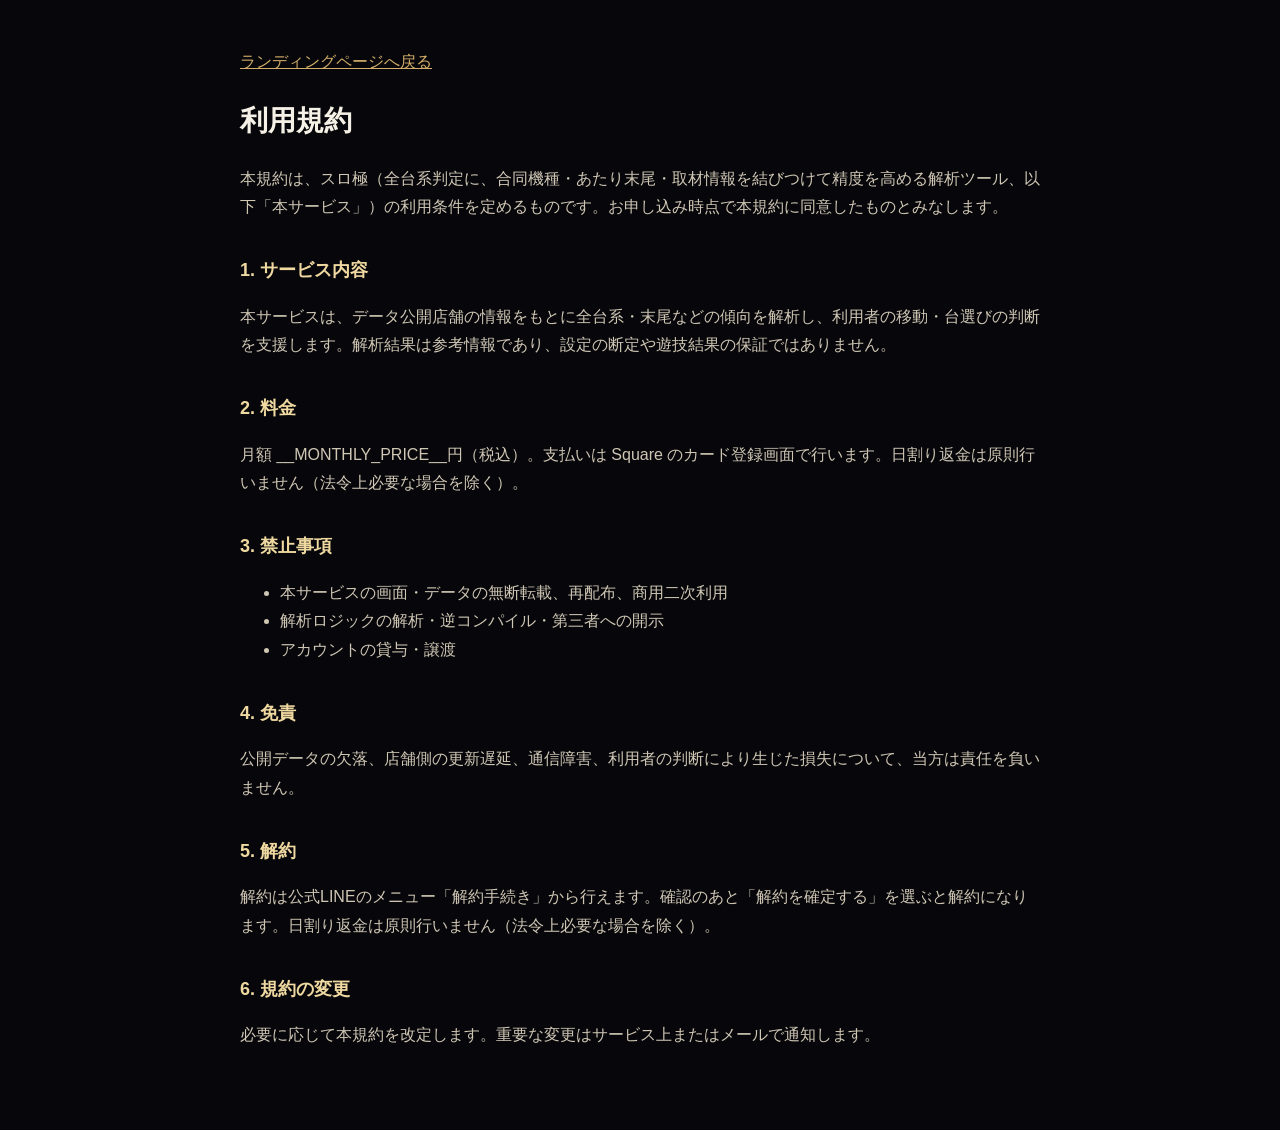
<file: src/dashboard/templates/legal-terms.html>
<!DOCTYPE html>
<html lang="ja">
  <head>
    <meta charset="utf-8" />
    <meta name="viewport" content="width=device-width, initial-scale=1" />
    <title>利用規約｜スロ極</title>
    <style>
      body { margin: 0; background: #07070b; color: #f6f1e6; font-family: "Hiragino Sans", sans-serif; line-height: 1.8; }
      main { width: min(800px, calc(100% - 40px)); margin: 48px auto 80px; }
      a { color: #d4af69; }
      h1 { font-size: 28px; }
      h2 { font-size: 18px; margin-top: 32px; color: #f0d9a0; }
      p, li { color: #cfc6b4; }
    </style>
  </head>
  <body>
    <main>
      <p><a href="/lp">ランディングページへ戻る</a></p>
      <h1>利用規約</h1>
      <p>本規約は、スロ極（全台系判定に、合同機種・あたり末尾・取材情報を結びつけて精度を高める解析ツール、以下「本サービス」）の利用条件を定めるものです。お申し込み時点で本規約に同意したものとみなします。</p>
      <h2>1. サービス内容</h2>
      <p>本サービスは、データ公開店舗の情報をもとに全台系・末尾などの傾向を解析し、利用者の移動・台選びの判断を支援します。解析結果は参考情報であり、設定の断定や遊技結果の保証ではありません。</p>
      <h2>2. 料金</h2>
      <p>月額 __MONTHLY_PRICE__円（税込）。支払いは Square のカード登録画面で行います。日割り返金は原則行いません（法令上必要な場合を除く）。</p>
      <h2>3. 禁止事項</h2>
      <ul>
        <li>本サービスの画面・データの無断転載、再配布、商用二次利用</li>
        <li>解析ロジックの解析・逆コンパイル・第三者への開示</li>
        <li>アカウントの貸与・譲渡</li>
      </ul>
      <h2>4. 免責</h2>
      <p>公開データの欠落、店舗側の更新遅延、通信障害、利用者の判断により生じた損失について、当方は責任を負いません。</p>
      <h2>5. 解約</h2>
      <p>解約は公式LINEのメニュー「解約手続き」から行えます。確認のあと「解約を確定する」を選ぶと解約になります。日割り返金は原則行いません（法令上必要な場合を除く）。</p>
      <h2>6. 規約の変更</h2>
      <p>必要に応じて本規約を改定します。重要な変更はサービス上またはメールで通知します。</p>
    </main>
  </body>
</html>
</file>
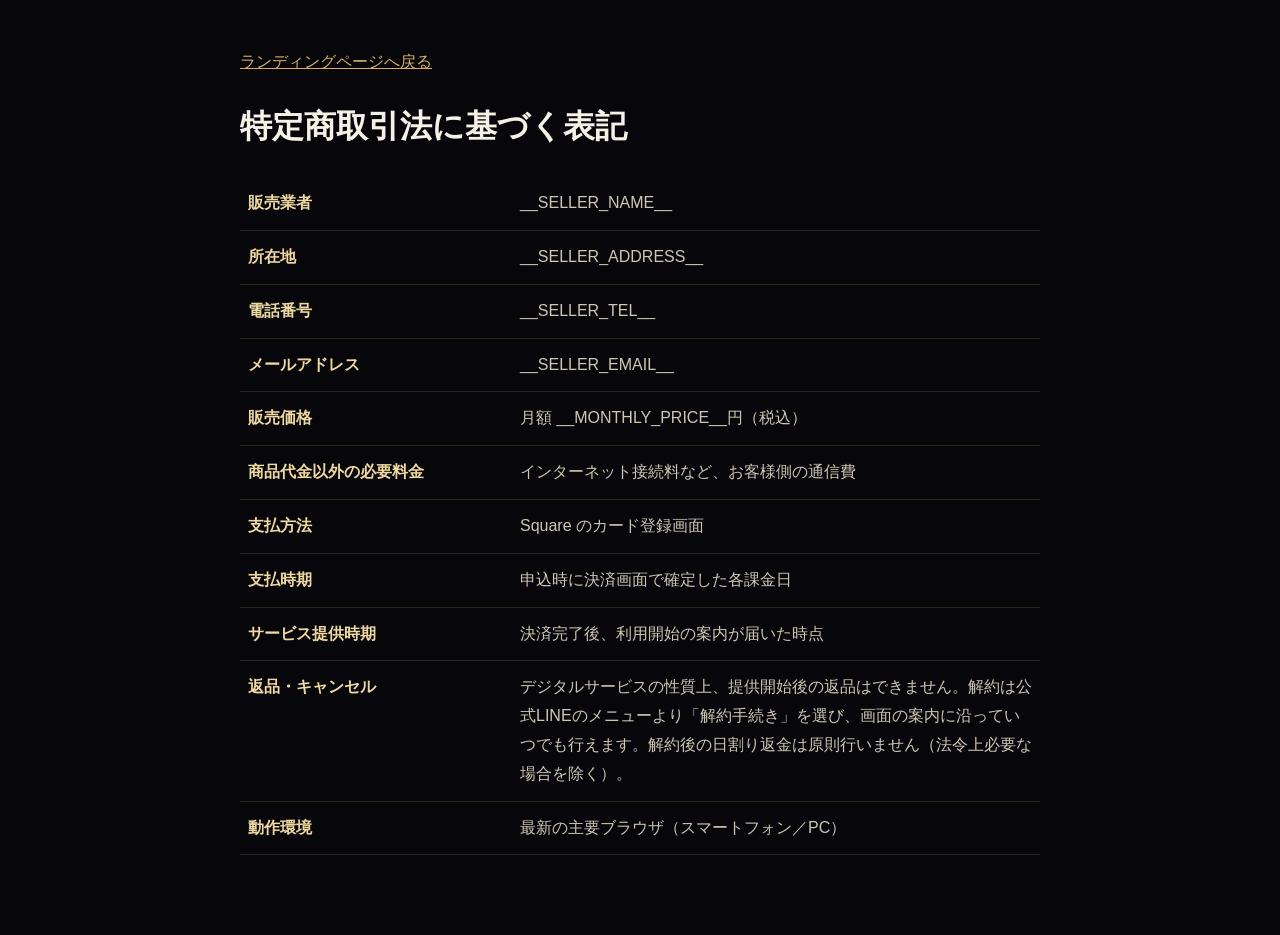
<file: src/dashboard/templates/legal-tokusho.html>
<!DOCTYPE html>
<html lang="ja">
  <head>
    <meta charset="utf-8" />
    <meta name="viewport" content="width=device-width, initial-scale=1" />
    <title>特定商取引法に基づく表記｜スロ極</title>
    <style>
      body { margin: 0; background: #07070b; color: #f6f1e6; font-family: "Hiragino Sans", sans-serif; line-height: 1.8; font-size: 16px; }
      main { width: min(800px, calc(100% - 40px)); margin: 48px auto 80px; }
      a { color: #d4af69; }
      table { width: 100%; border-collapse: collapse; }
      th, td { border-bottom: 1px solid rgba(212,175,105,0.18); padding: 12px 8px; text-align: left; vertical-align: top; }
      th { color: #f0d9a0; width: 34%; font-weight: 600; }
      td { color: #cfc6b4; }
      @media (max-width: 640px) {
        th, td { display: block; width: auto; }
        th { border-bottom: 0; padding-bottom: 0; }
      }
    </style>
  </head>
  <body>
    <main>
      <p><a href="/lp">ランディングページへ戻る</a></p>
      <h1>特定商取引法に基づく表記</h1>
      <!-- SELLER_NAME / SELLER_ADDRESS / SELLER_EMAIL / SELLER_TEL を環境変数で差し替える -->
      <table>
        <tr><th>販売業者</th><td>__SELLER_NAME__</td></tr>
        <tr><th>所在地</th><td>__SELLER_ADDRESS__</td></tr>
        <tr><th>電話番号</th><td>__SELLER_TEL__</td></tr>
        <tr><th>メールアドレス</th><td>__SELLER_EMAIL__</td></tr>
        <tr><th>販売価格</th><td>月額 __MONTHLY_PRICE__円（税込）</td></tr>
        <tr><th>商品代金以外の必要料金</th><td>インターネット接続料など、お客様側の通信費</td></tr>
        <tr><th>支払方法</th><td>Square のカード登録画面</td></tr>
        <tr><th>支払時期</th><td>申込時に決済画面で確定した各課金日</td></tr>
        <tr><th>サービス提供時期</th><td>決済完了後、利用開始の案内が届いた時点</td></tr>
        <tr><th>返品・キャンセル</th><td>デジタルサービスの性質上、提供開始後の返品はできません。解約は公式LINEのメニューより「解約手続き」を選び、画面の案内に沿っていつでも行えます。解約後の日割り返金は原則行いません（法令上必要な場合を除く）。</td></tr>
        <tr><th>動作環境</th><td>最新の主要ブラウザ（スマートフォン／PC）</td></tr>
      </table>
    </main>
  </body>
</html>
</file>
